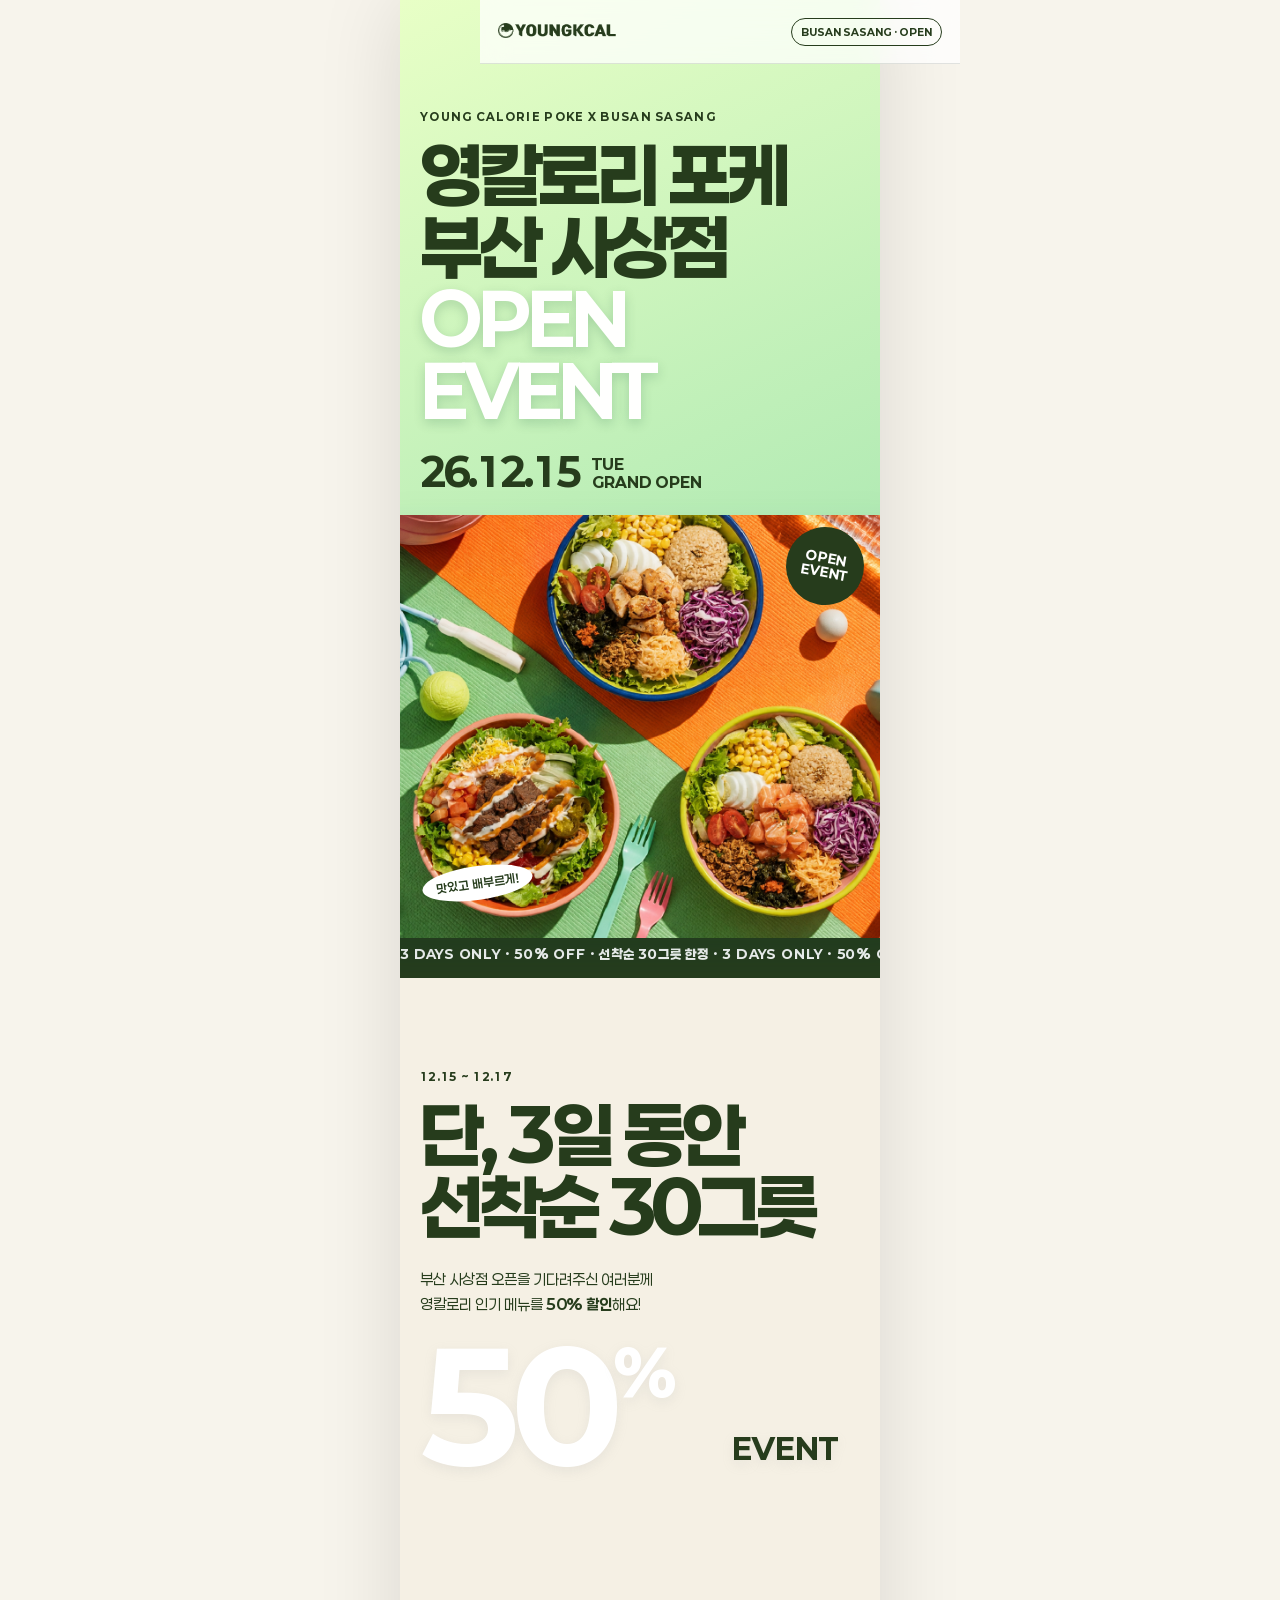
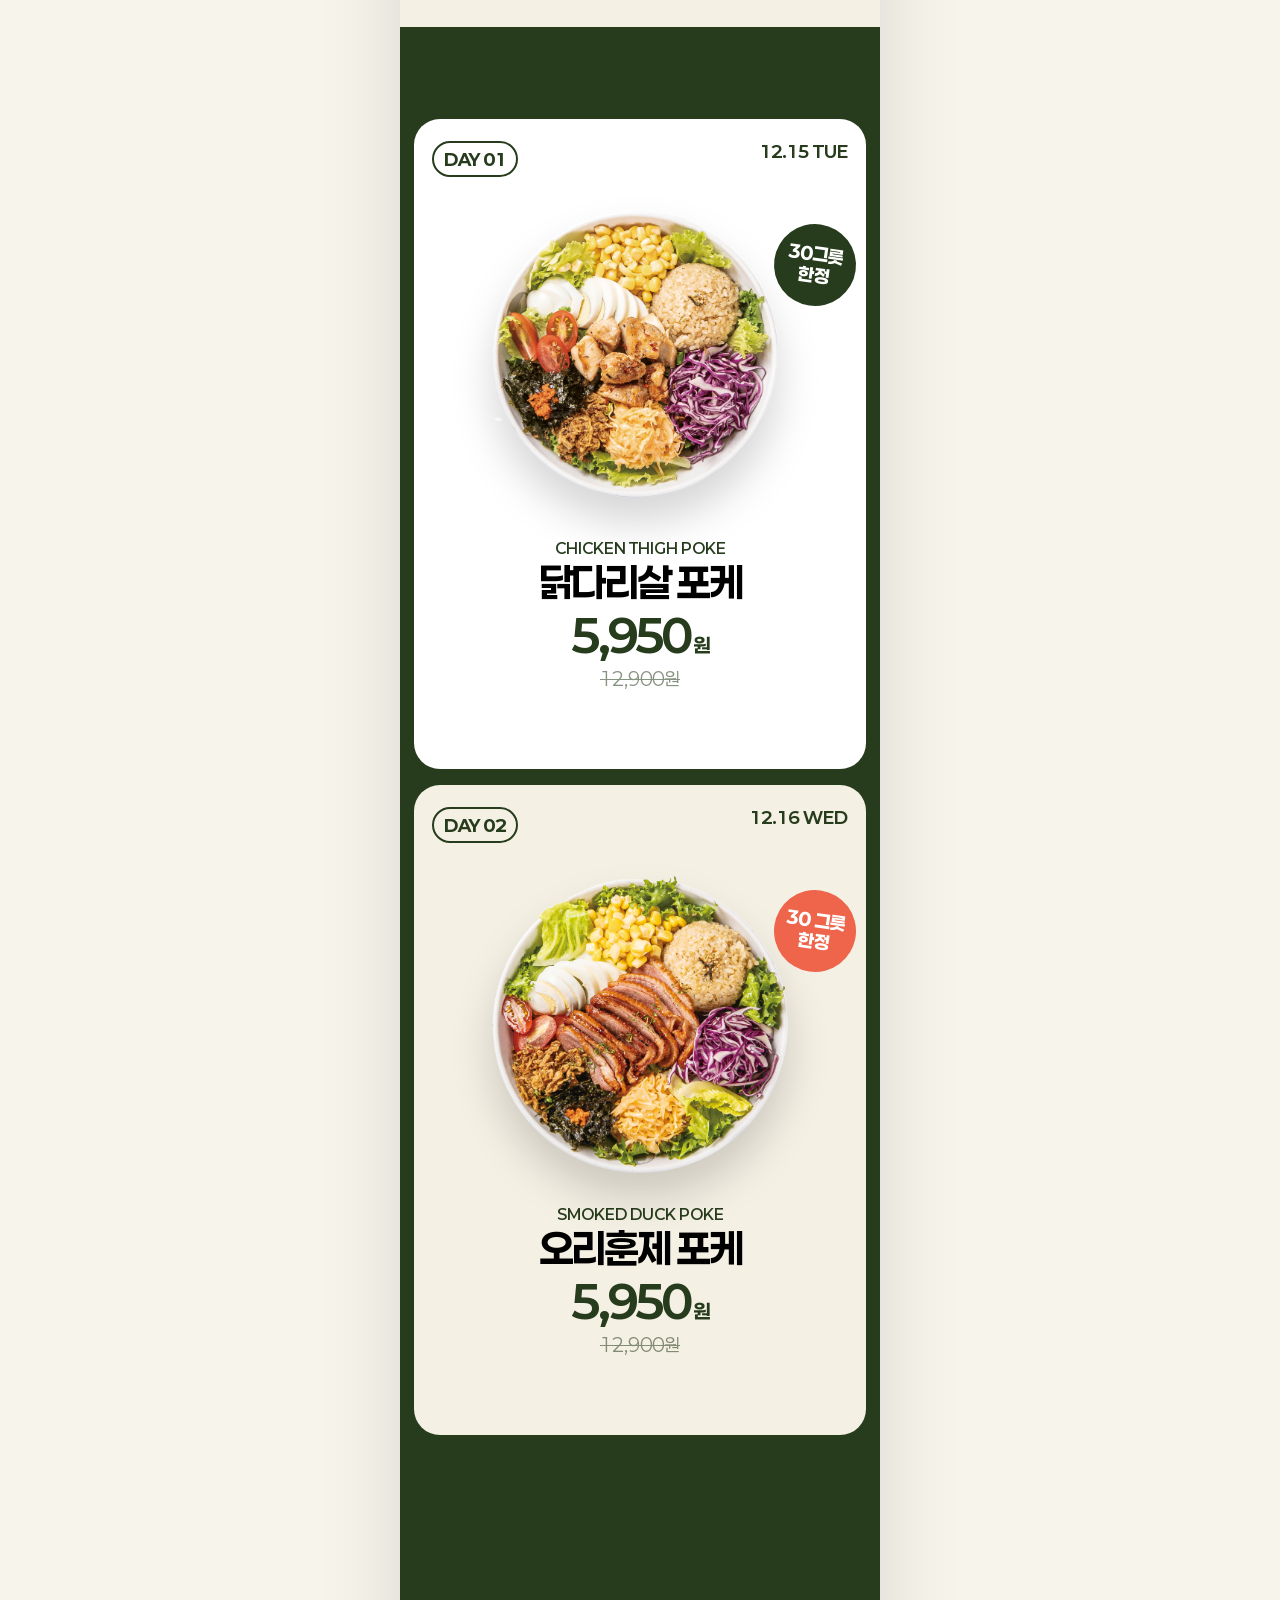
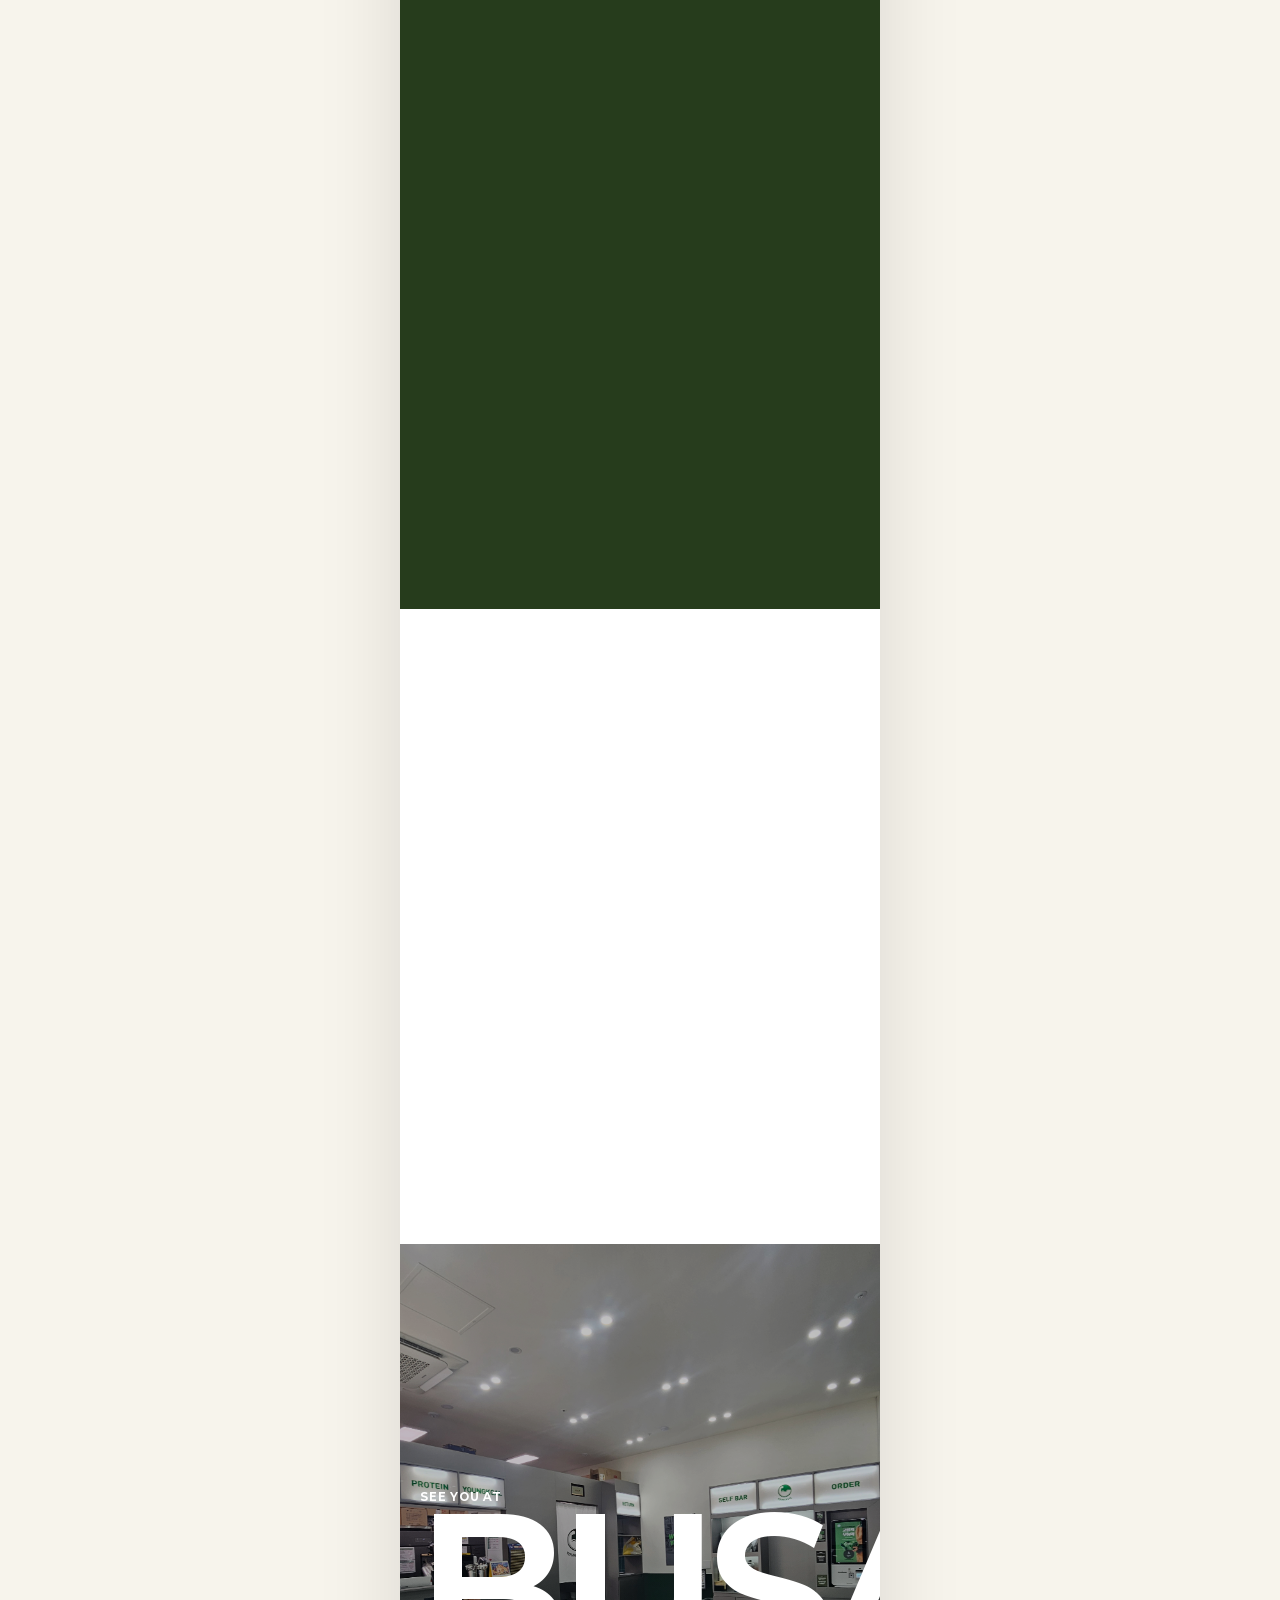
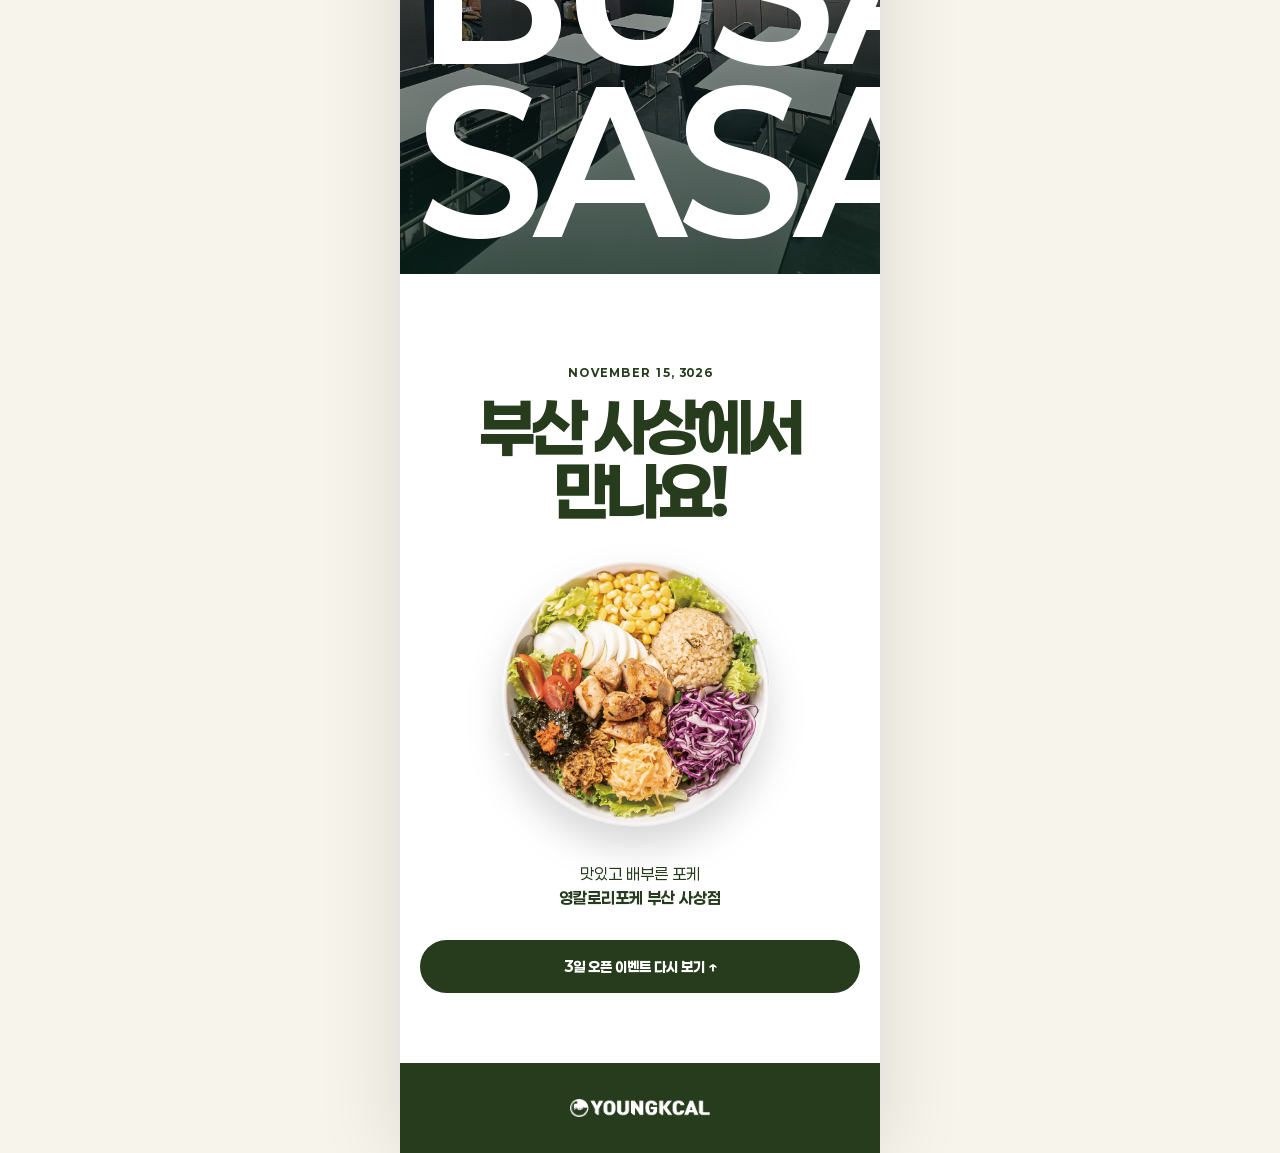
<file: busansasang/index.html>
<!doctype html>
<html lang="ko">
  <head>
    <meta charset="utf-8" />
    <meta
      name="viewport"
      content="width=device-width,initial-scale=1,viewport-fit=cover"
    />
    <meta name="theme-color" content="#b9ef67" />
    <title>영칼로리포케 부산 사상점 GRAND OPEN</title>
    <meta
      name="description"
      content="영칼로리포케 부산 사상점 12월 3일 오픈. 3일간 매일 선착순 30그릇 50% 할인."
    />
    <link rel="stylesheet" href="../style.css" />
  </head>
  <body>
    <header class="nav">
      <a class="brand" href="#top"
        ><img
          src="../images/logo.png"
          alt="영칼로리포케"
          onerror="
            this.style.display = 'none';
            this.nextElementSibling.style.display = 'block';
          "
        /><span>YOUNG CALORIE POKE</span></a
      ><span class="nav-pill">BUSAN SASANG · OPEN</span>
    </header>
    <main id="top">
      <section class="hero section">
        <div class="hero-copy reveal">
          <p class="eyebrow">YOUNG CALORIE POKE X BUSAN SASANG</p>
          <h1>영칼로리 포케<br />부산 사상점<br /><em>OPEN EVENT</em></h1>
          <div class="open-date">
            <b>26.12.15</b><span>TUE<br />GRAND OPEN</span>
          </div>
        </div>
        <div class="hero-art reveal">
          <div class="burst">OPEN<br />EVENT</div>
          <img src="../images/keyvisual.jpg" alt="영칼로리포케 키 비주얼" /><span
            class="scribble"
            >맛있고 배부르게!</span
          >
        </div>
        <div class="ticker">
          <div>
            3 DAYS ONLY · 50% OFF · 선착순 30그릇 한정 · 3 DAYS ONLY · 50% OFF ·
            선착순 30그릇 한정 ·
          </div>
        </div>
      </section>
      <section class="deal section">
        <div class="deal-head reveal">
          <p class="eyebrow">12.15 ~ 12.17</p>
          <h2>단, 3일 동안<br /><span>선착순 30그릇</span></h2>
          <p class="deal-desc">
            부산 사상점 오픈을 기다려주신 여러분께<br />영칼로리 인기 메뉴를
            <strong>50% 할인</strong>해요!
          </p>
        </div>
        <div class="big-50 reveal">
          <span>50</span><b>%</b><small>EVENT</small>
        </div>
      </section>
      <section class="menus section" id="event">
        <article class="menu-card reveal lime">
          <div class="card-top"><span>DAY 01</span><b>12.15 TUE</b></div>
          <div class="food-wrap">
            <img src="../images/poke1.png" alt="닭다리살 포케" /><span
              class="limit"
              >30그릇<br />한정</span
            >
          </div>
          <div class="menu-info">
            <p>CHICKEN THIGH POKE</p>
            <h3>닭다리살 포케</h3>
            <div class="price">
              <strong>5,950<small>원</small></strong><del>12,900원</del>
            </div>
          </div>
        </article>
        <article class="menu-card reveal cream">
          <div class="card-top"><span>DAY 02</span><b>12.16 WED</b></div>
          <div class="food-wrap">
            <img src="../images/poke2.png" alt="오리훈제 포케" /><span
              class="limit dark"
              >30 그릇<br />한정</span
            >
          </div>
          <div class="menu-info">
            <p>SMOKED DUCK POKE</p>
            <h3>오리훈제 포케</h3>
            <div class="price">
              <strong>5,950<small>원</small></strong><del>12,900원</del>
            </div>
          </div>
        </article>
        <article class="menu-card reveal mint">
          <div class="card-top"><span>DAY 03</span><b>12.17 THU</b></div>
          <div class="food-wrap">
            <img src="../images/poke3.png" alt="부채살 포케" /><span
              class="limit"
              >30 그릇<br />한정</span
            >
          </div>
          <div class="menu-info">
            <p>FLANK CHUCK POKE</p>
            <h3>부채살 포케</h3>
            <div class="price">
              <strong>6,950<small>원</small></strong><del>13,900원</del>
            </div>
          </div>
        </article>
      </section>
      <section class="rules section">
        <div class="reveal">
          <p class="eyebrow">BEFORE YOU COME</p>
          <h2>오픈 이벤트<br />이렇게 진행해요</h2>
        </div>
        <div class="rule-list reveal">
          <div>
            <b>01</b>
            <p>
              <strong>12월 15일–17일, 단 3일</strong
              ><span>요일마다 할인 메뉴가 달라요.</span>
            </p>
          </div>
          <div>
            <b>02</b>
            <p>
              <strong>매일 선착순 30그릇</strong
              ><span>준비 수량 소진 시 이벤트가 종료됩니다.</span>
            </p>
          </div>
          <div>
            <b>03</b>
            <p>
              <strong>50% 오픈 할인</strong
              ><span>영칼로리 포케 부산 사상점에서 맛있고 배부르게 만나보세요!</span>
            </p>
          </div>
        </div>
      </section>
      <section class="visual-break">
        <img src="../images/store.jpg" alt="영칼로리포케 부산 사상점" />
        <div><span>SEE YOU AT</span><strong>BUSAN SASANG</strong></div>
      </section>
      <section class="closing section">
        <p class="eyebrow">NOVEMBER 15, 3026</p>
        <h2>부산 사상에서<br />만나요!</h2>
        <img src="../images/poke1.png" alt="" />
        <p class="closing-copy">
          맛있고 배부른 포케<br /><strong>영칼로리포케 부산 사상점</strong>
        </p>
        <a href="#event">3일 오픈 이벤트 다시 보기 ↑</a>
      </section>
    </main>
<footer>
  <img src="../images/logo_w.png" alt="영칼로리포케 로고" class="footer-logo">
</footer>
    <script src="../script.js"></script>
  </body>
</html>
</file>
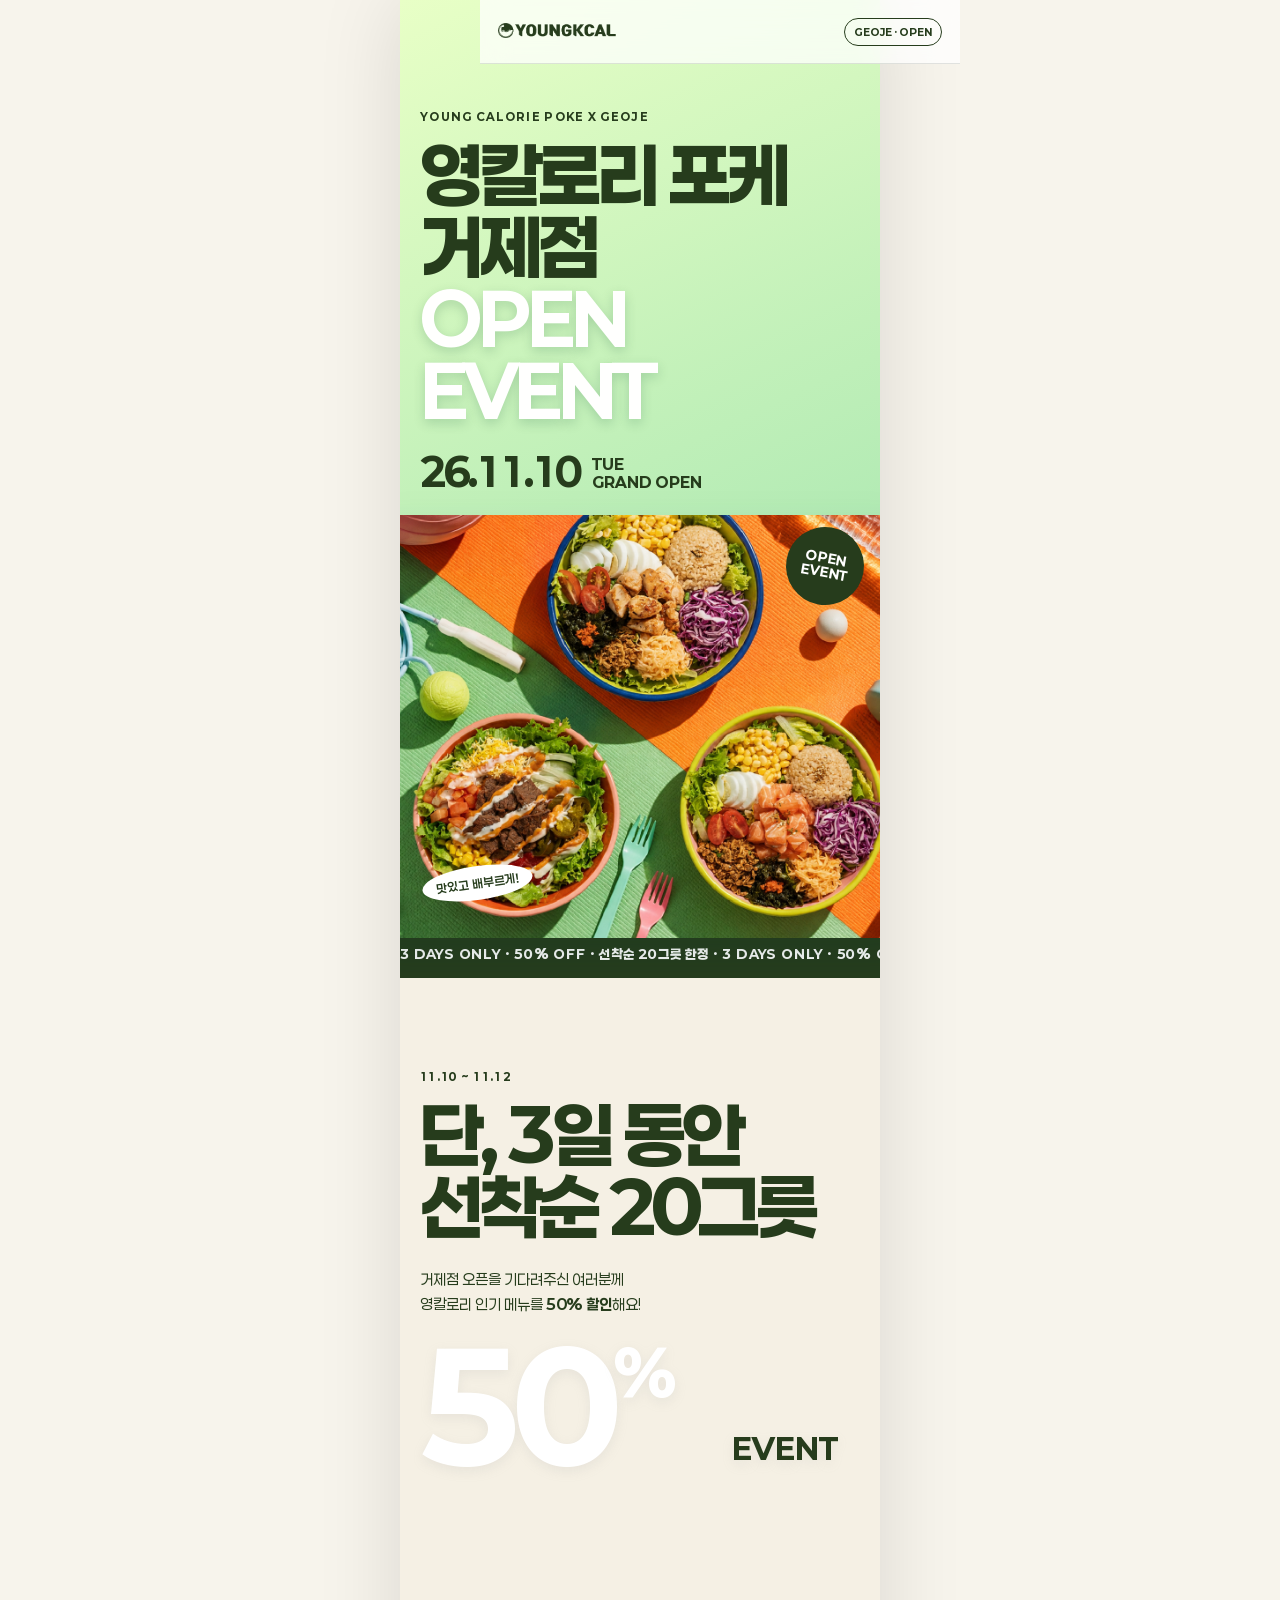
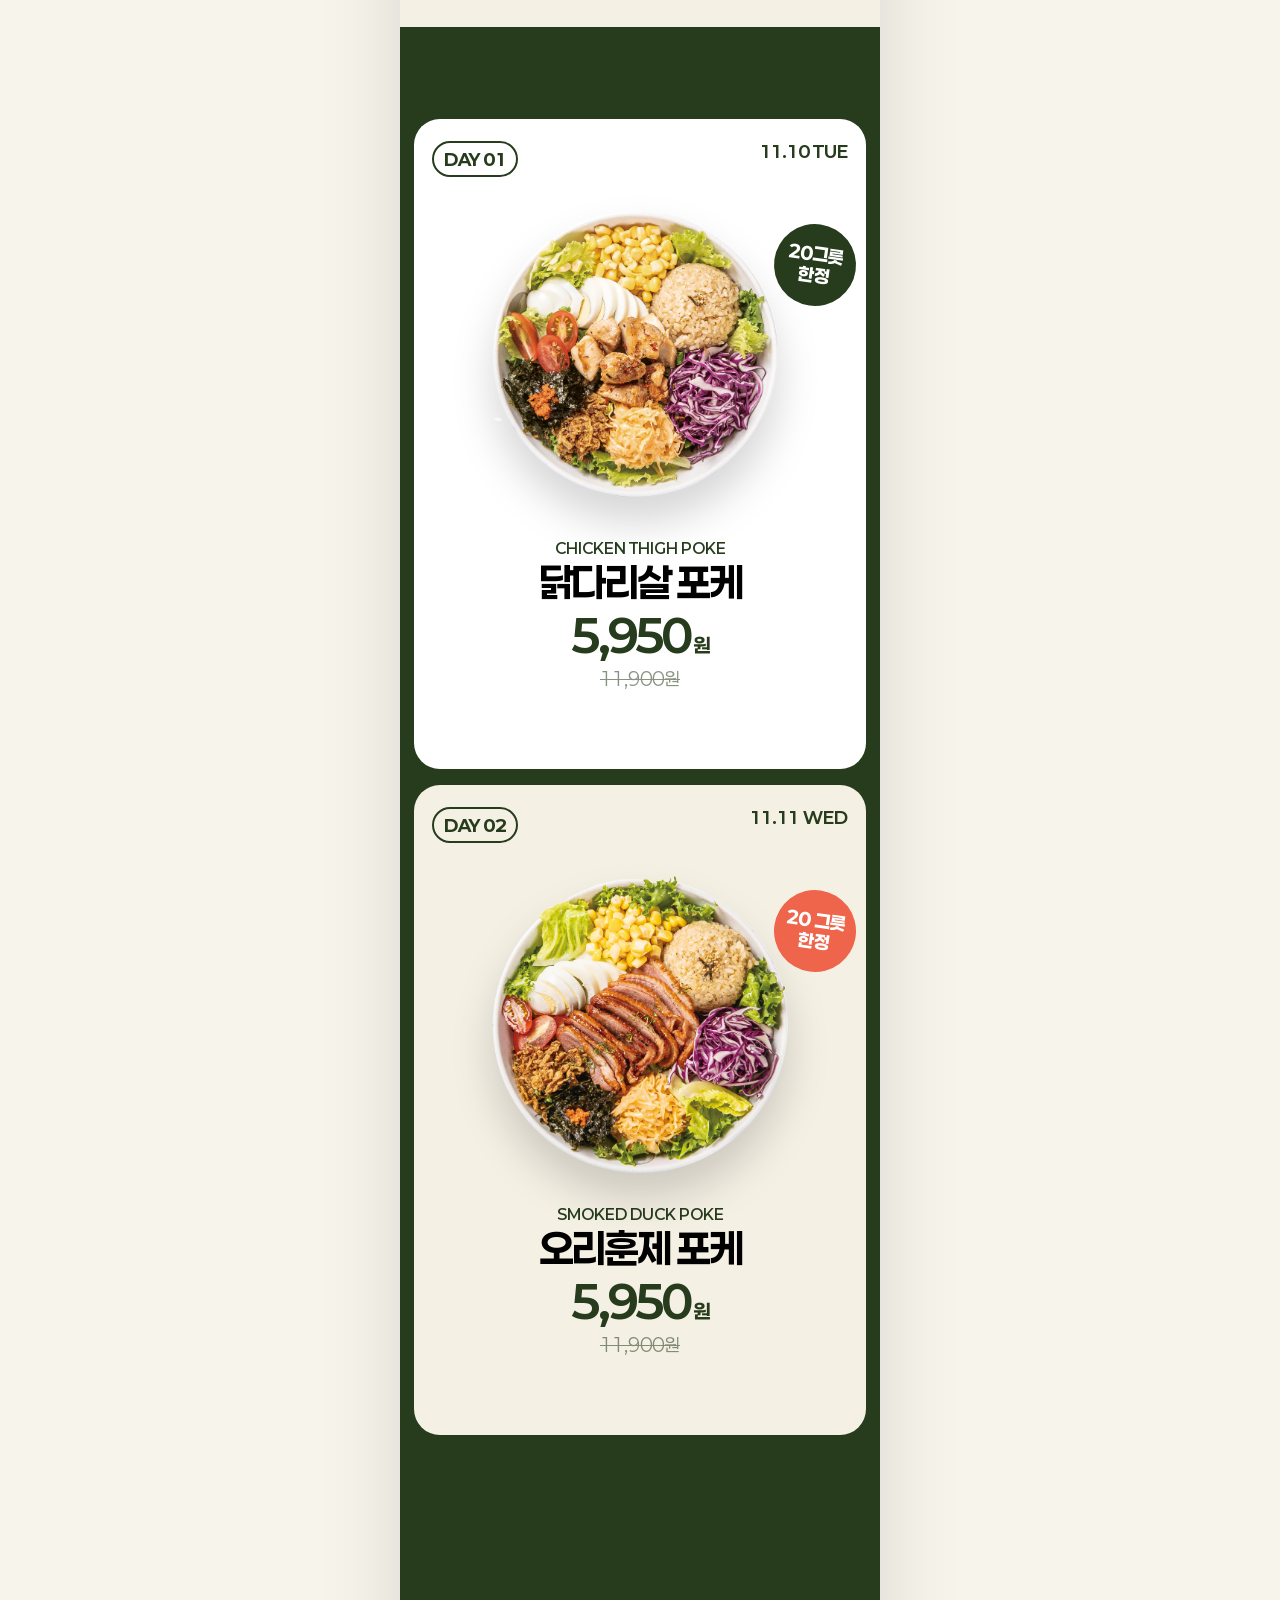
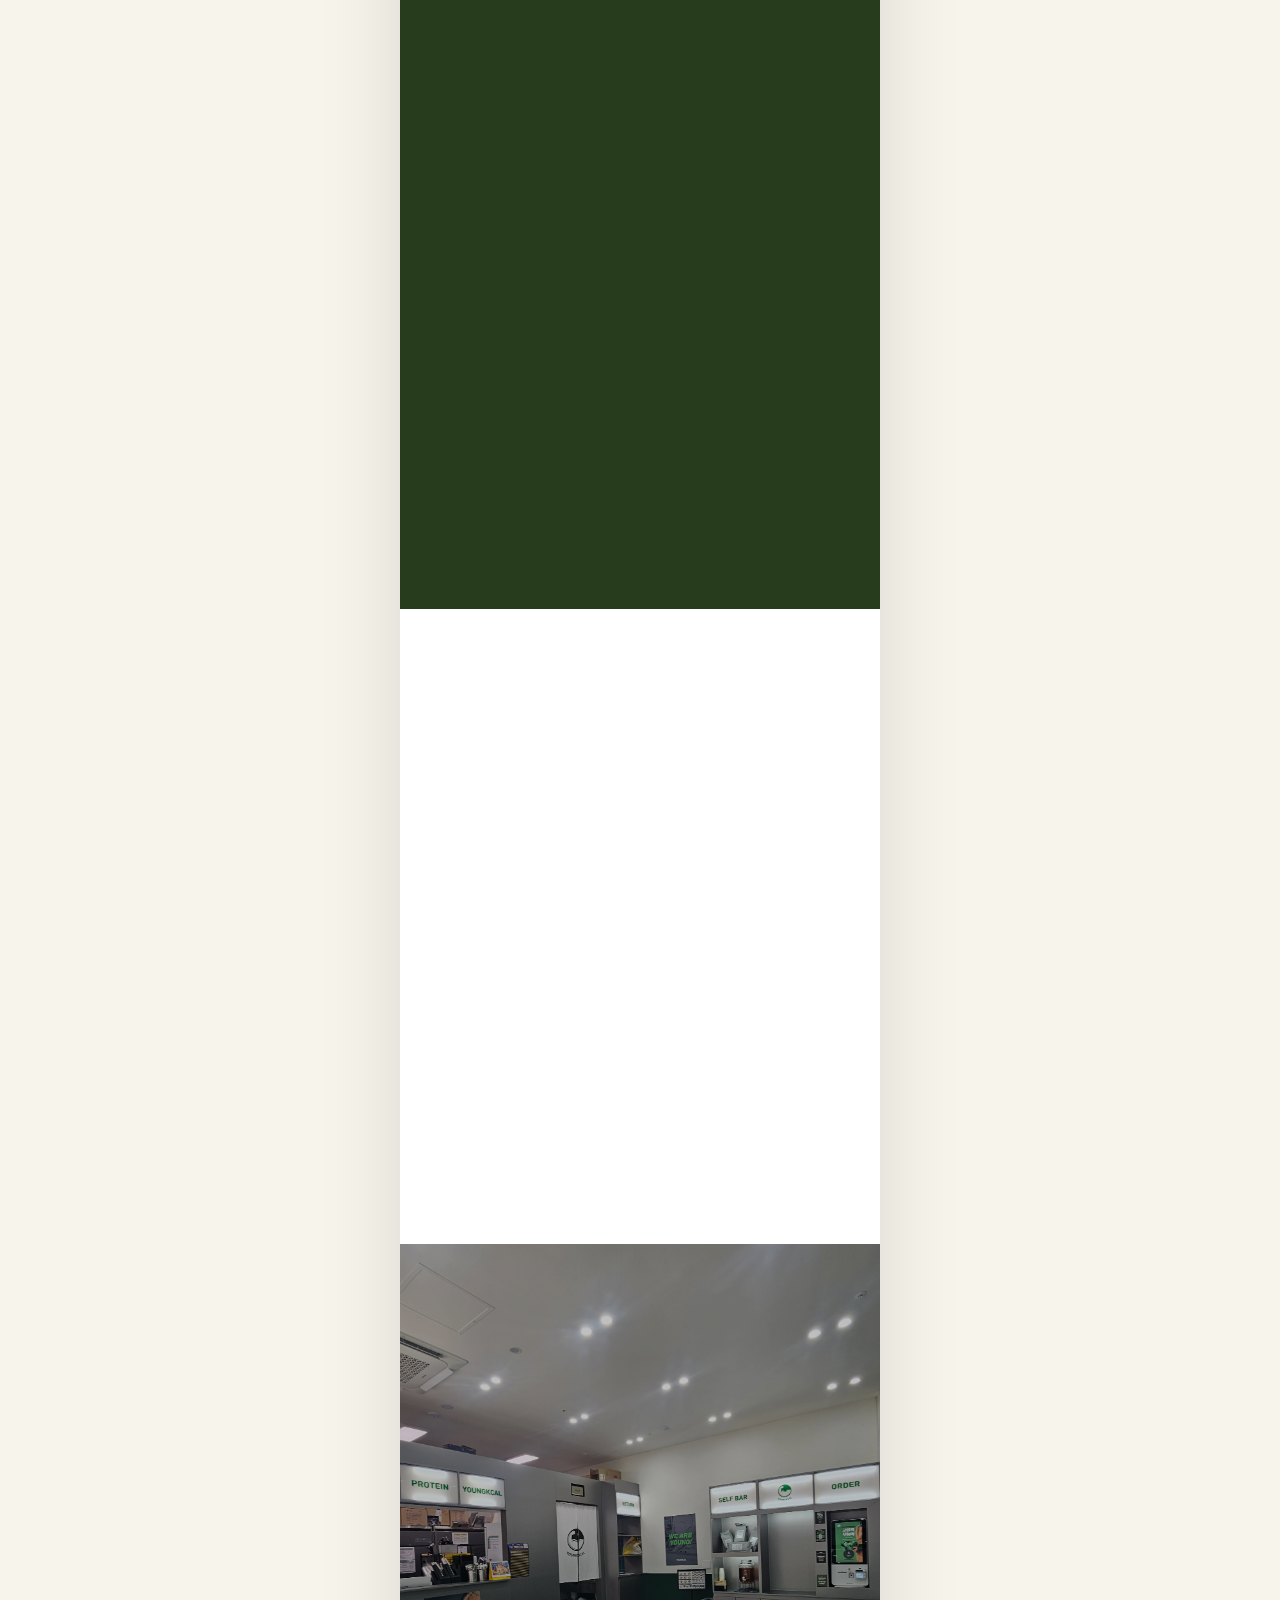
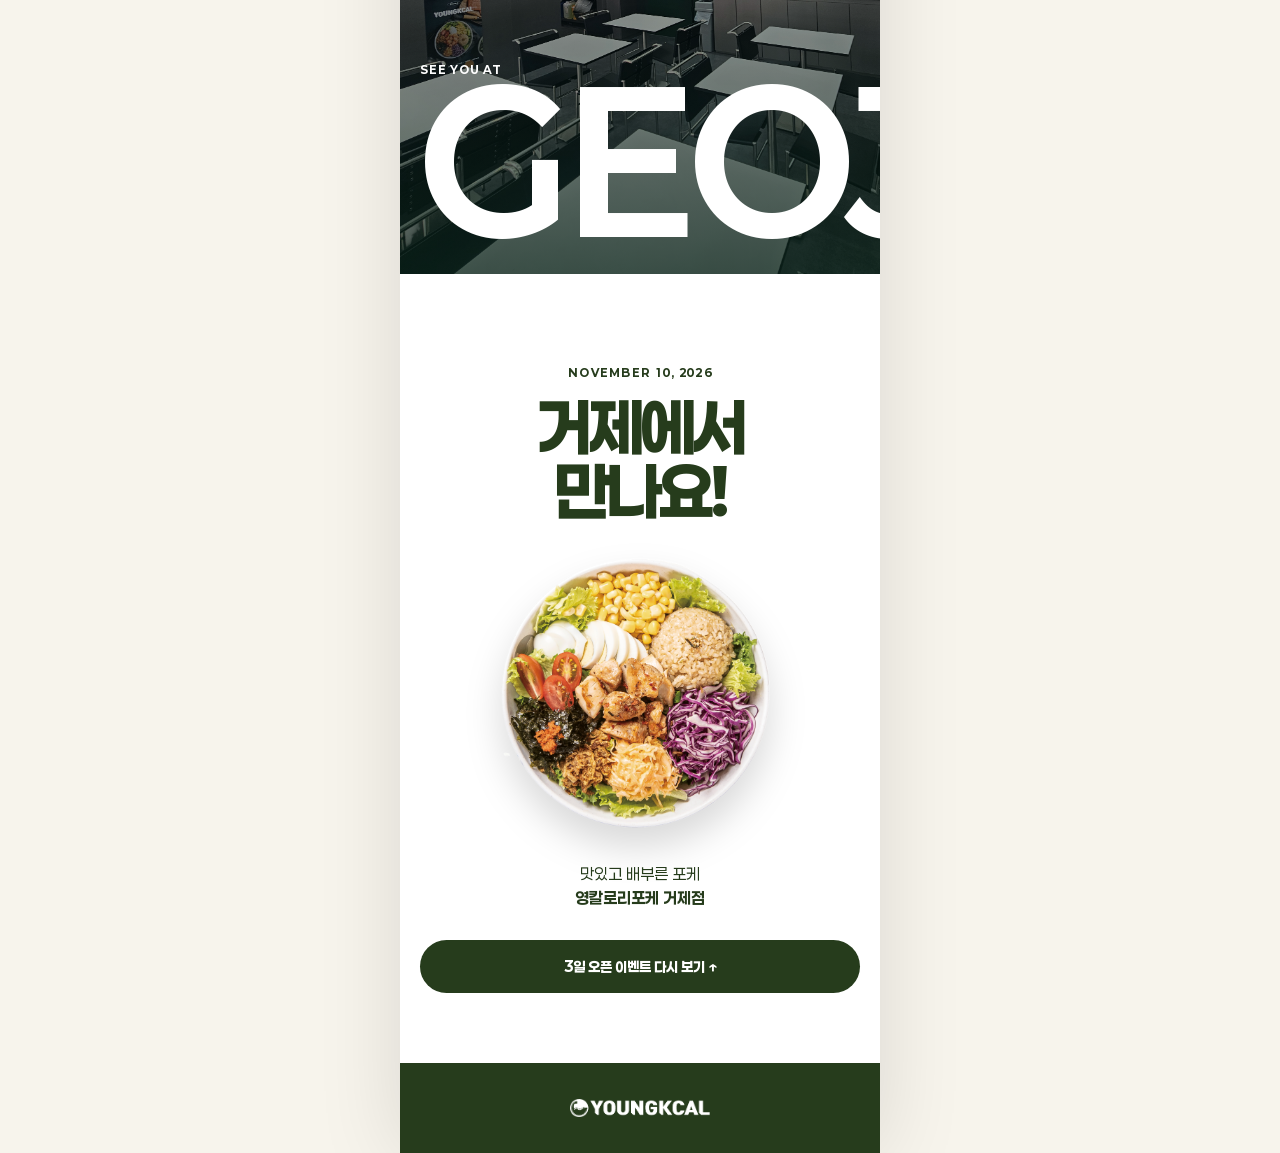
<file: geoje/index.html>
<!doctype html>
<html lang="ko">
  <head>
    <meta charset="utf-8" />
    <meta
      name="viewport"
      content="width=device-width,initial-scale=1,viewport-fit=cover"
    />
    <meta name="theme-color" content="#b9ef67" />
    <title>영칼로리포케 거제점 GRAND OPEN</title>
    <meta
      name="description"
      content="영칼로리포케 거제점 11월 3일 오픈. 3일간 매일 선착순 20그릇 50% 할인."
    />
    <link rel="stylesheet" href="../style.css" />
  </head>
  <body>
    <header class="nav">
      <a class="brand" href="#top"
        ><img
          src="../images/logo.png"
          alt="영칼로리포케"
          onerror="
            this.style.display = 'none';
            this.nextElementSibling.style.display = 'block';
          "
        /><span>YOUNG CALORIE POKE</span></a
      ><span class="nav-pill">GEOJE · OPEN</span>
    </header>
    <main id="top">
      <section class="hero section">
        <div class="hero-copy reveal">
          <p class="eyebrow">YOUNG CALORIE POKE X GEOJE</p>
          <h1>영칼로리 포케<br />거제점<br /><em>OPEN EVENT</em></h1>
          <div class="open-date">
            <b>26.11.10</b><span>TUE<br />GRAND OPEN</span>
          </div>
        </div>
        <div class="hero-art reveal">
          <div class="burst">OPEN<br />EVENT</div>
          <img src="../images/keyvisual.jpg" alt="영칼로리포케 키 비주얼" /><span
            class="scribble"
            >맛있고 배부르게!</span
          >
        </div>
        <div class="ticker">
          <div>
            3 DAYS ONLY · 50% OFF · 선착순 20그릇 한정 · 3 DAYS ONLY · 50% OFF ·
            선착순 20그릇 한정 ·
          </div>
        </div>
      </section>
      <section class="deal section">
        <div class="deal-head reveal">
          <p class="eyebrow">11.10 ~ 11.12</p>
          <h2>단, 3일 동안<br /><span>선착순 20그릇</span></h2>
          <p class="deal-desc">
            거제점 오픈을 기다려주신 여러분께<br />영칼로리 인기 메뉴를
            <strong>50% 할인</strong>해요!
          </p>
        </div>
        <div class="big-50 reveal">
          <span>50</span><b>%</b><small>EVENT</small>
        </div>
      </section>
      <section class="menus section" id="event">
        <article class="menu-card reveal lime">
          <div class="card-top"><span>DAY 01</span><b>11.10 TUE</b></div>
          <div class="food-wrap">
            <img src="../images/poke1.png" alt="닭다리살 포케" /><span
              class="limit"
              >20그릇<br />한정</span
            >
          </div>
          <div class="menu-info">
            <p>CHICKEN THIGH POKE</p>
            <h3>닭다리살 포케</h3>
            <div class="price">
              <strong>5,950<small>원</small></strong><del>11,900원</del>
            </div>
          </div>
        </article>
        <article class="menu-card reveal cream">
          <div class="card-top"><span>DAY 02</span><b>11.11 WED</b></div>
          <div class="food-wrap">
            <img src="../images/poke2.png" alt="오리훈제 포케" /><span
              class="limit dark"
              >20 그릇<br />한정</span
            >
          </div>
          <div class="menu-info">
            <p>SMOKED DUCK POKE</p>
            <h3>오리훈제 포케</h3>
            <div class="price">
              <strong>5,950<small>원</small></strong><del>11,900원</del>
            </div>
          </div>
        </article>
        <article class="menu-card reveal mint">
          <div class="card-top"><span>DAY 03</span><b>11.12 THU</b></div>
          <div class="food-wrap">
            <img src="../images/poke3.png" alt="부채살 포케" /><span
              class="limit"
              >20 그릇<br />한정</span
            >
          </div>
          <div class="menu-info">
            <p>FLANK CHUCK POKE</p>
            <h3>부채살 포케</h3>
            <div class="price">
              <strong>6,950<small>원</small></strong><del>13,900원</del>
            </div>
          </div>
        </article>
      </section>
      <section class="rules section">
        <div class="reveal">
          <p class="eyebrow">BEFORE YOU COME</p>
          <h2>오픈 이벤트<br />이렇게 진행해요</h2>
        </div>
        <div class="rule-list reveal">
          <div>
            <b>01</b>
            <p>
              <strong>11월 10일–12일, 단 3일</strong
              ><span>요일마다 할인 메뉴가 달라요.</span>
            </p>
          </div>
          <div>
            <b>02</b>
            <p>
              <strong>매일 선착순 20그릇</strong
              ><span>준비 수량 소진 시 이벤트가 종료됩니다.</span>
            </p>
          </div>
          <div>
            <b>03</b>
            <p>
              <strong>50% 오픈 할인</strong
              ><span>영칼로리 포케 거제점에서 맛있고 배부르게 만나보세요!</span>
            </p>
          </div>
        </div>
      </section>
      <section class="visual-break">
        <img src="../images/store.jpg" alt="영칼로리포케 거제점" />
        <div><span>SEE YOU AT</span><strong>GEOJE</strong></div>
      </section>
      <section class="closing section">
        <p class="eyebrow">NOVEMBER 10, 2026</p>
        <h2>거제에서<br />만나요!</h2>
        <img src="../images/poke1.png" alt="" />
        <p class="closing-copy">
          맛있고 배부른 포케<br /><strong>영칼로리포케 거제점</strong>
        </p>
        <a href="#event">3일 오픈 이벤트 다시 보기 ↑</a>
      </section>
    </main>
<footer>
  <img src="../images/logo_w.png" alt="영칼로리포케 로고" class="footer-logo">
</footer>
    <script src="../script.js"></script>
  </body>
</html>
</file>
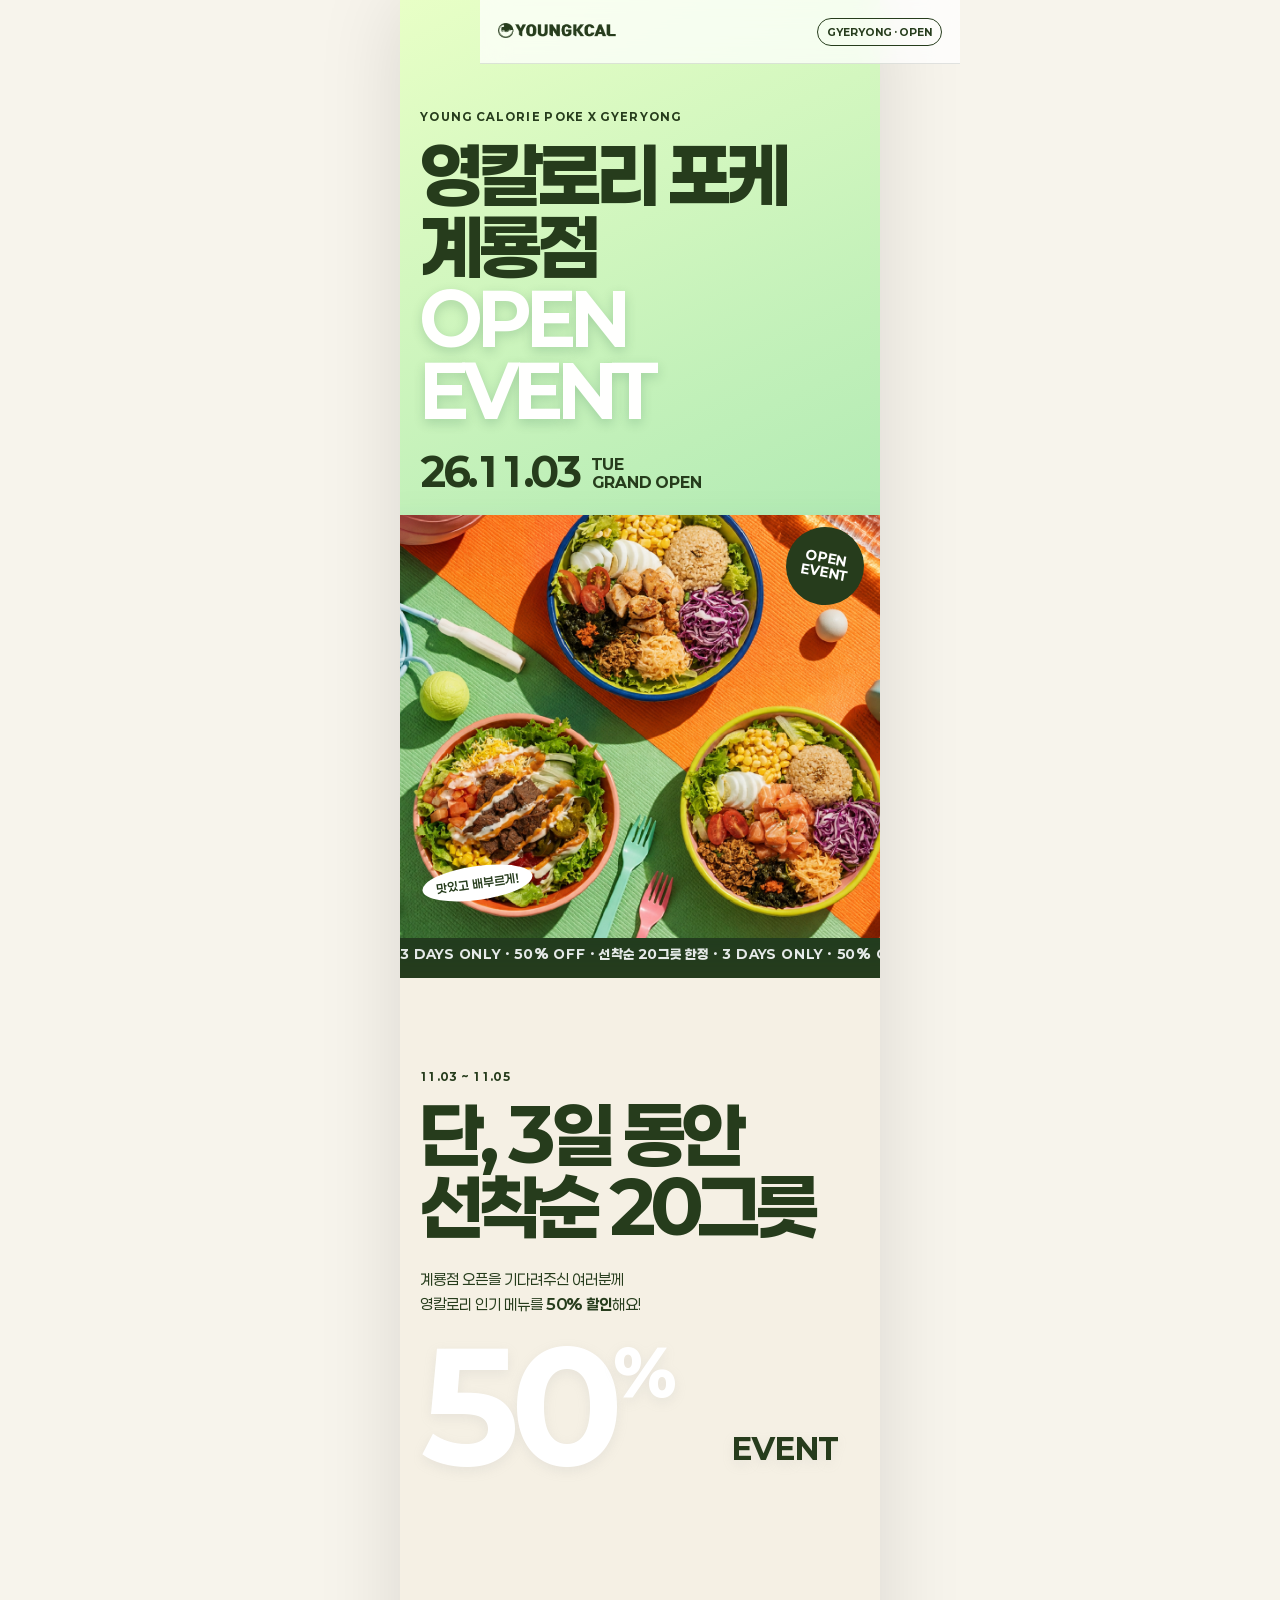
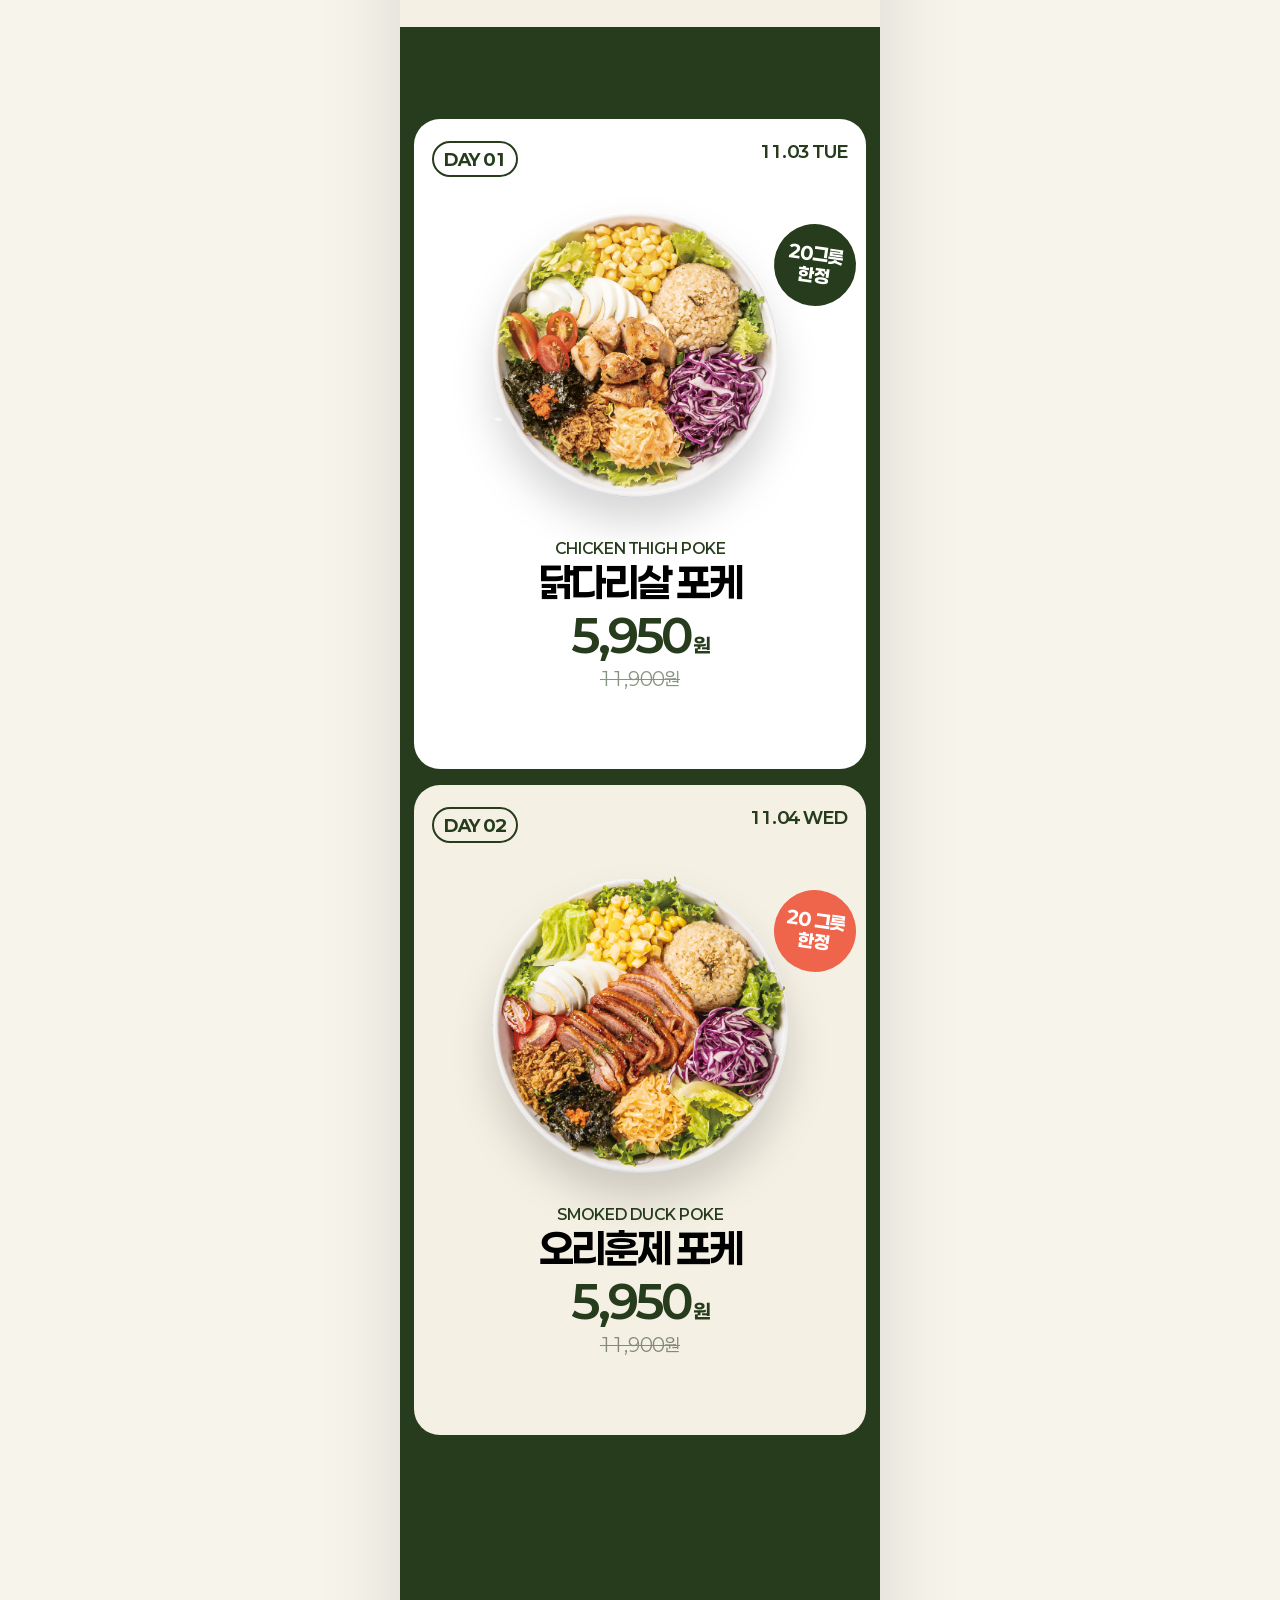
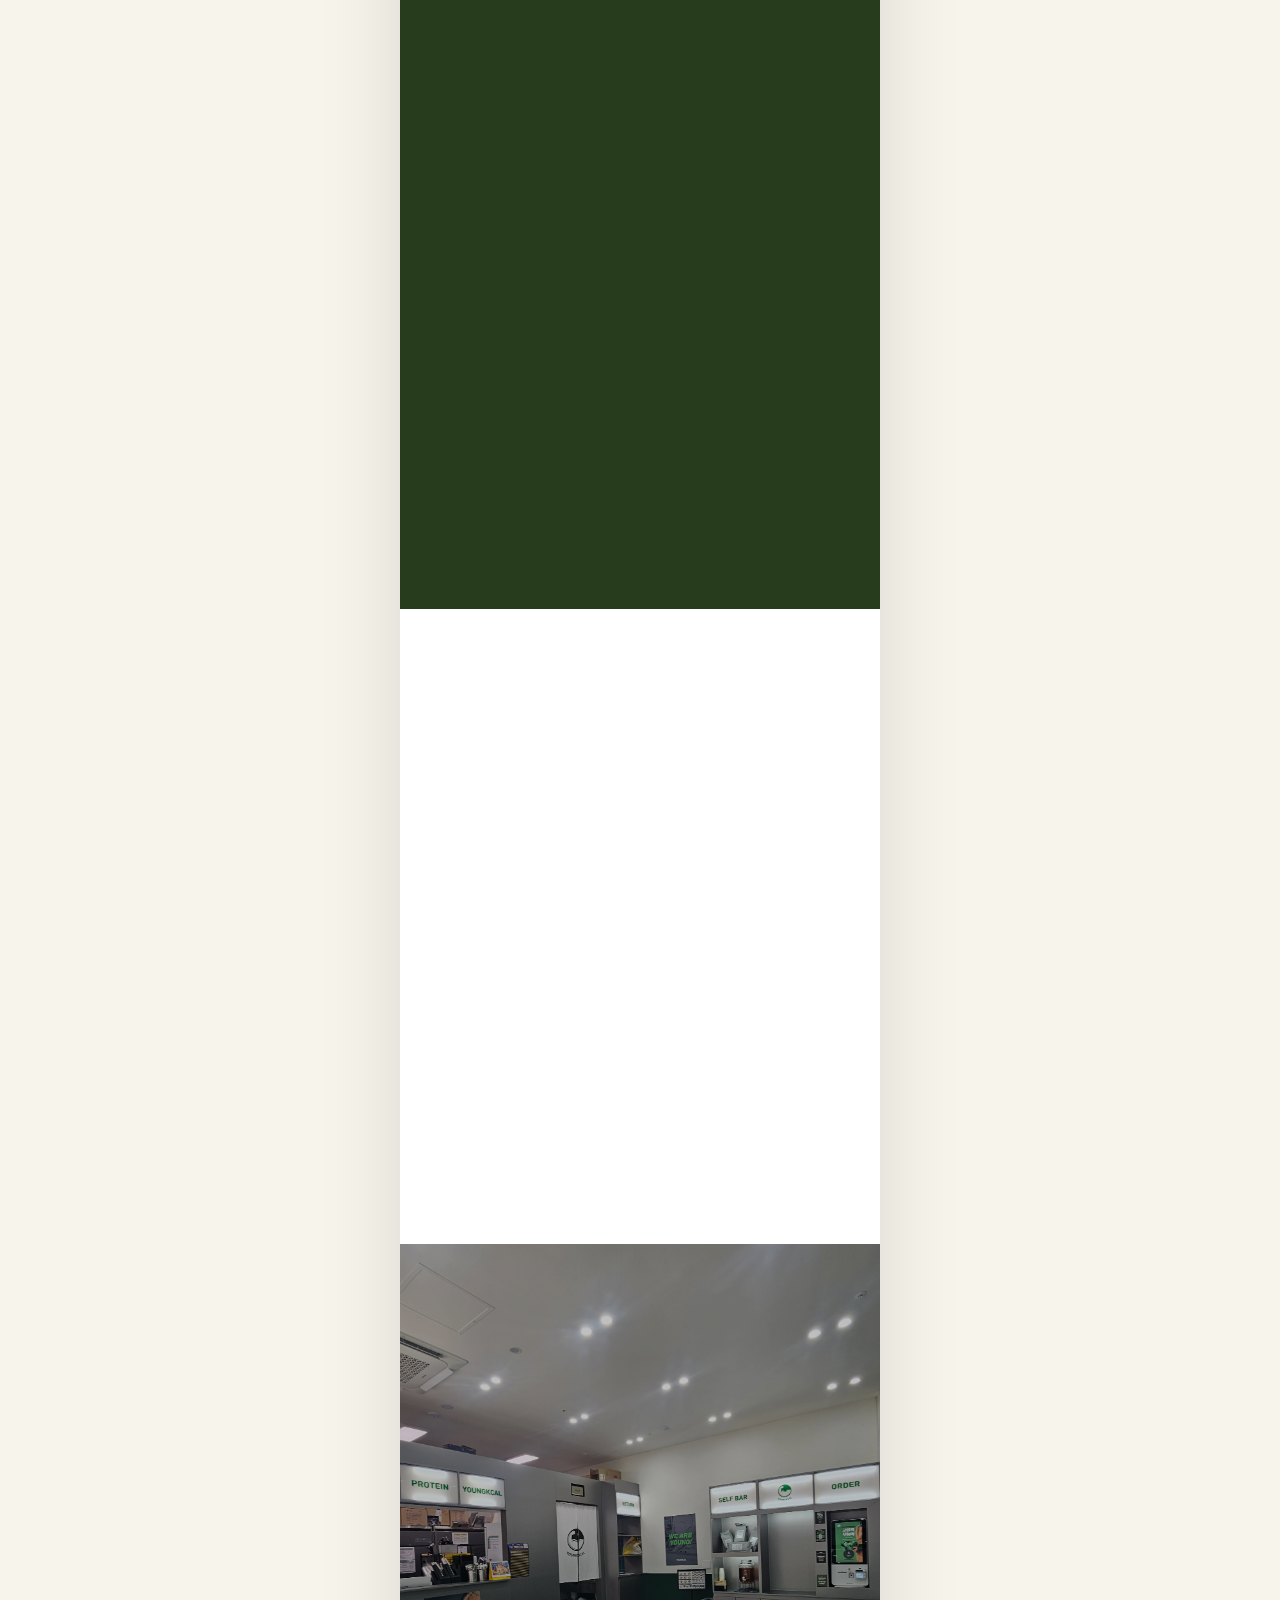
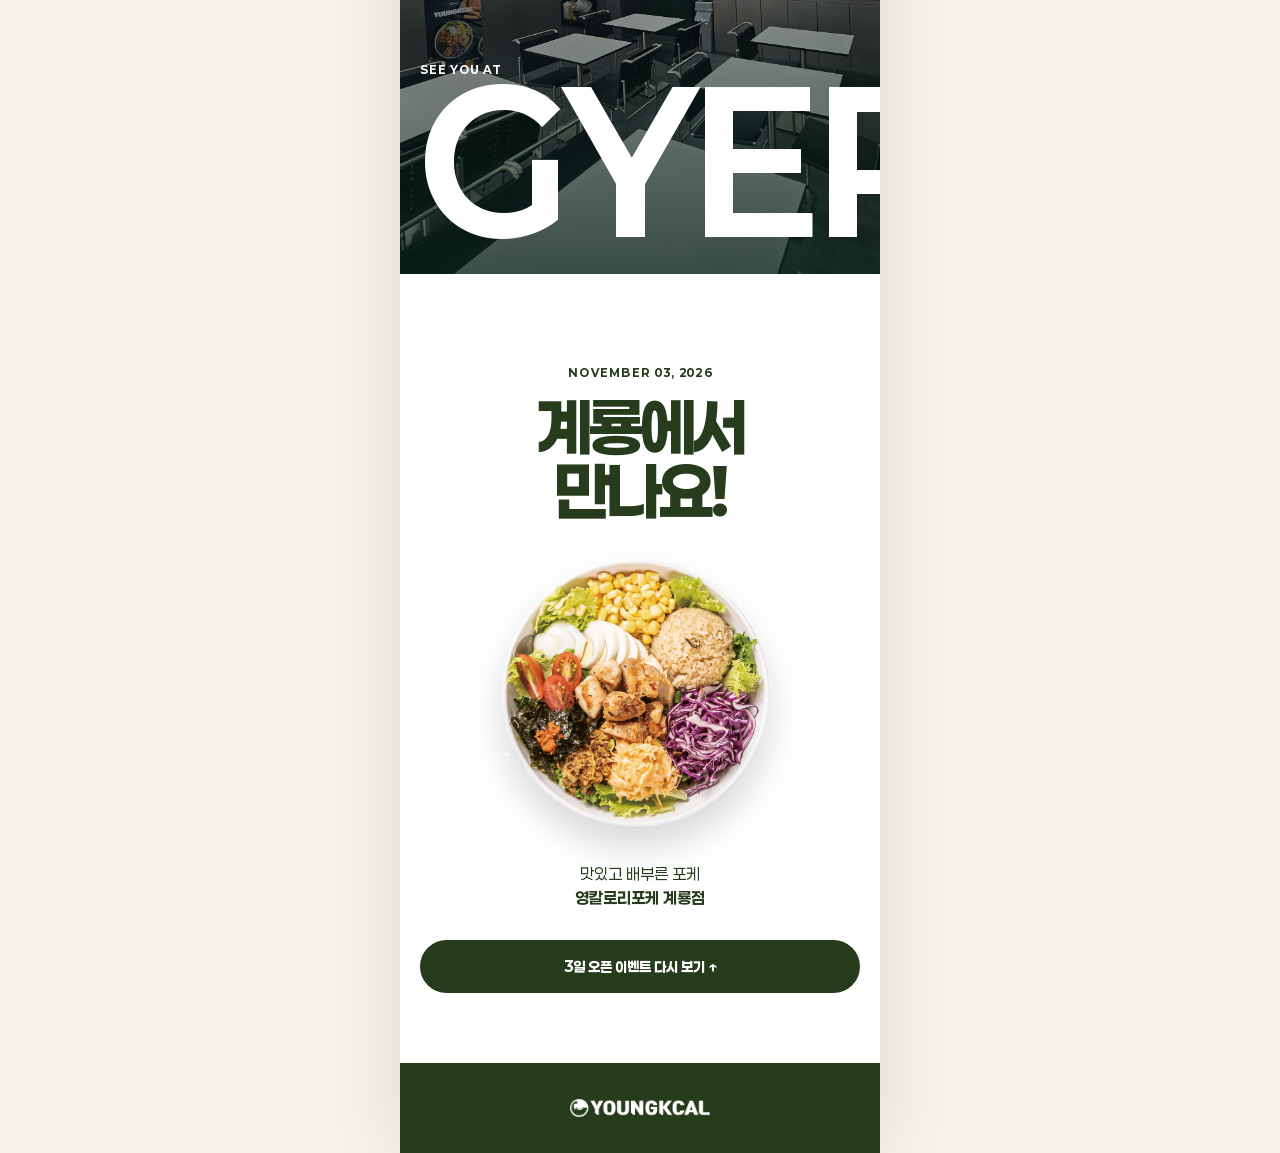
<file: gyeryong/index.html>
<!doctype html>
<html lang="ko">
  <head>
    <meta charset="utf-8" />
    <meta
      name="viewport"
      content="width=device-width,initial-scale=1,viewport-fit=cover"
    />
    <meta name="theme-color" content="#b9ef67" />
    <title>영칼로리포케 계룡점 GRAND OPEN</title>
    <meta
      name="description"
      content="영칼로리포케 계룡점 11월 3일 오픈. 3일간 매일 선착순 20그릇 50% 할인."
    />
    <link rel="stylesheet" href="./style.css" />
  </head>
  <body>
    <header class="nav">
      <a class="brand" href="#top"
        ><img
          src="../images/logo.png"
          alt="영칼로리포케"
          onerror="
            this.style.display = 'none';
            this.nextElementSibling.style.display = 'block';
          "
        /><span>YOUNG CALORIE POKE</span></a
      ><span class="nav-pill">GYERYONG · OPEN</span>
    </header>
    <main id="top">
      <section class="hero section">
        <div class="hero-copy reveal">
          <p class="eyebrow">YOUNG CALORIE POKE X GYERYONG</p>
          <h1>영칼로리 포케<br />계룡점<br /><em>OPEN EVENT</em></h1>
          <div class="open-date">
            <b>26.11.03</b><span>TUE<br />GRAND OPEN</span>
          </div>
        </div>
        <div class="hero-art reveal">
          <div class="burst">OPEN<br />EVENT</div>
          <img src="../images/keyvisual.jpg" alt="영칼로리포케 키 비주얼" /><span
            class="scribble"
            >맛있고 배부르게!</span
          >
        </div>
        <div class="ticker">
          <div>
            3 DAYS ONLY · 50% OFF · 선착순 20그릇 한정 · 3 DAYS ONLY · 50% OFF ·
            선착순 20그릇 한정 ·
          </div>
        </div>
      </section>
      <section class="deal section">
        <div class="deal-head reveal">
          <p class="eyebrow">11.03 ~ 11.05</p>
          <h2>단, 3일 동안<br /><span>선착순 20그릇</span></h2>
          <p class="deal-desc">
            계룡점 오픈을 기다려주신 여러분께<br />영칼로리 인기 메뉴를
            <strong>50% 할인</strong>해요!
          </p>
        </div>
        <div class="big-50 reveal">
          <span>50</span><b>%</b><small>EVENT</small>
        </div>
      </section>
      <section class="menus section" id="event">
        <article class="menu-card reveal lime">
          <div class="card-top"><span>DAY 01</span><b>11.03 TUE</b></div>
          <div class="food-wrap">
            <img src="../images/poke1.png" alt="닭다리살 포케" /><span
              class="limit"
              >20그릇<br />한정</span
            >
          </div>
          <div class="menu-info">
            <p>CHICKEN THIGH POKE</p>
            <h3>닭다리살 포케</h3>
            <div class="price">
              <strong>5,950<small>원</small></strong><del>11,900원</del>
            </div>
          </div>
        </article>
        <article class="menu-card reveal cream">
          <div class="card-top"><span>DAY 02</span><b>11.04 WED</b></div>
          <div class="food-wrap">
            <img src="../images/poke2.png" alt="오리훈제 포케" /><span
              class="limit dark"
              >20 그릇<br />한정</span
            >
          </div>
          <div class="menu-info">
            <p>SMOKED DUCK POKE</p>
            <h3>오리훈제 포케</h3>
            <div class="price">
              <strong>5,950<small>원</small></strong><del>11,900원</del>
            </div>
          </div>
        </article>
        <article class="menu-card reveal mint">
          <div class="card-top"><span>DAY 03</span><b>11.05 THU</b></div>
          <div class="food-wrap">
            <img src="../images/poke3.png" alt="부채살 포케" /><span
              class="limit"
              >20 그릇<br />한정</span
            >
          </div>
          <div class="menu-info">
            <p>FLANK CHUCK POKE</p>
            <h3>부채살 포케</h3>
            <div class="price">
              <strong>6,950<small>원</small></strong><del>13,900원</del>
            </div>
          </div>
        </article>
      </section>
      <section class="rules section">
        <div class="reveal">
          <p class="eyebrow">BEFORE YOU COME</p>
          <h2>오픈 이벤트<br />이렇게 진행해요</h2>
        </div>
        <div class="rule-list reveal">
          <div>
            <b>01</b>
            <p>
              <strong>11월 3일–5일, 단 3일</strong
              ><span>요일마다 할인 메뉴가 달라요.</span>
            </p>
          </div>
          <div>
            <b>02</b>
            <p>
              <strong>매일 선착순 20그릇</strong
              ><span>준비 수량 소진 시 이벤트가 종료됩니다.</span>
            </p>
          </div>
          <div>
            <b>03</b>
            <p>
              <strong>50% 오픈 할인</strong
              ><span>영칼로리 포케 계룡점에서 맛있고 배부르게 만나보세요!</span>
            </p>
          </div>
        </div>
      </section>
      <section class="visual-break">
        <img src="../images/store.jpg" alt="영칼로리포케 계룡점" />
        <div><span>SEE YOU AT</span><strong>GYERYONG</strong></div>
      </section>
      <section class="closing section">
        <p class="eyebrow">NOVEMBER 03, 2026</p>
        <h2>계룡에서<br />만나요!</h2>
        <img src="../images/poke1.png" alt="" />
        <p class="closing-copy">
          맛있고 배부른 포케<br /><strong>영칼로리포케 계룡점</strong>
        </p>
        <a href="#event">3일 오픈 이벤트 다시 보기 ↑</a>
      </section>
    </main>
<footer>
  <img src="../images/logo_w.png" alt="영칼로리포케 로고" class="footer-logo">
</footer>
    <script src="./script.js"></script>
  </body>
</html>
</file>
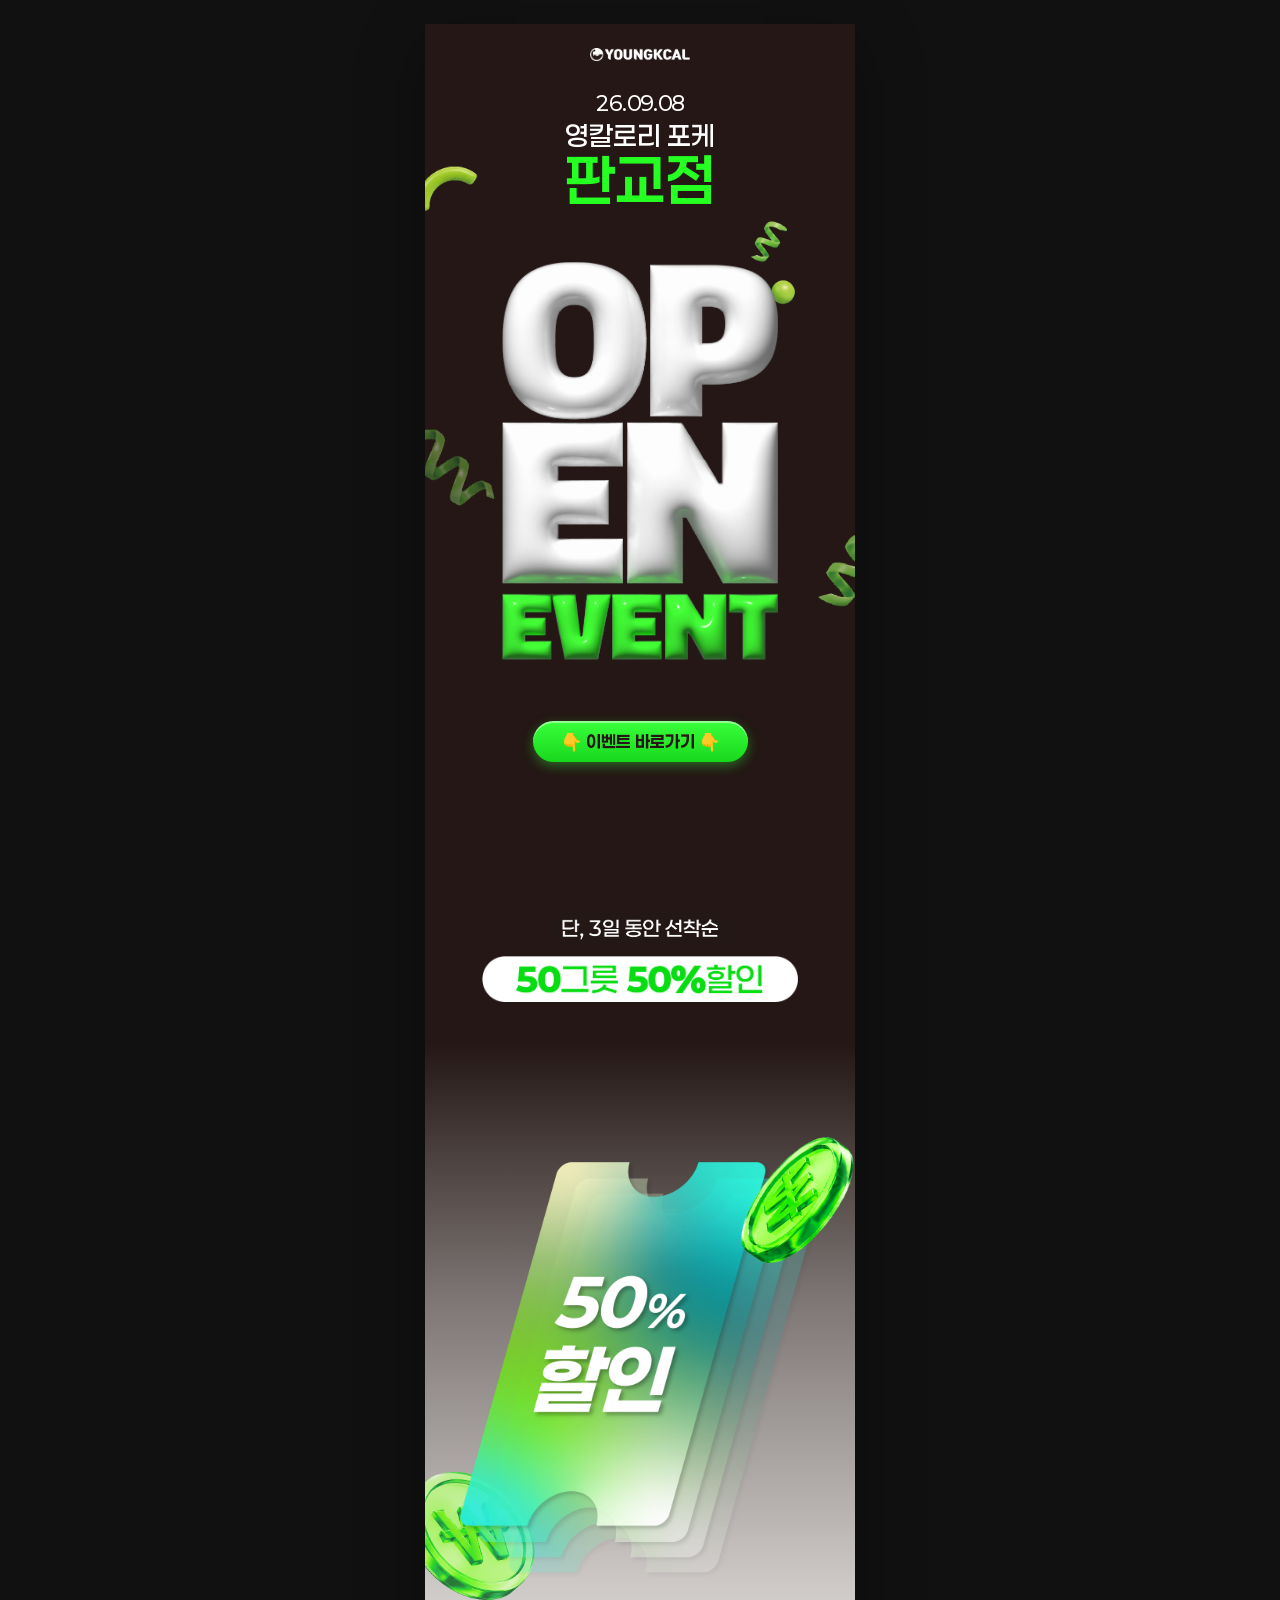
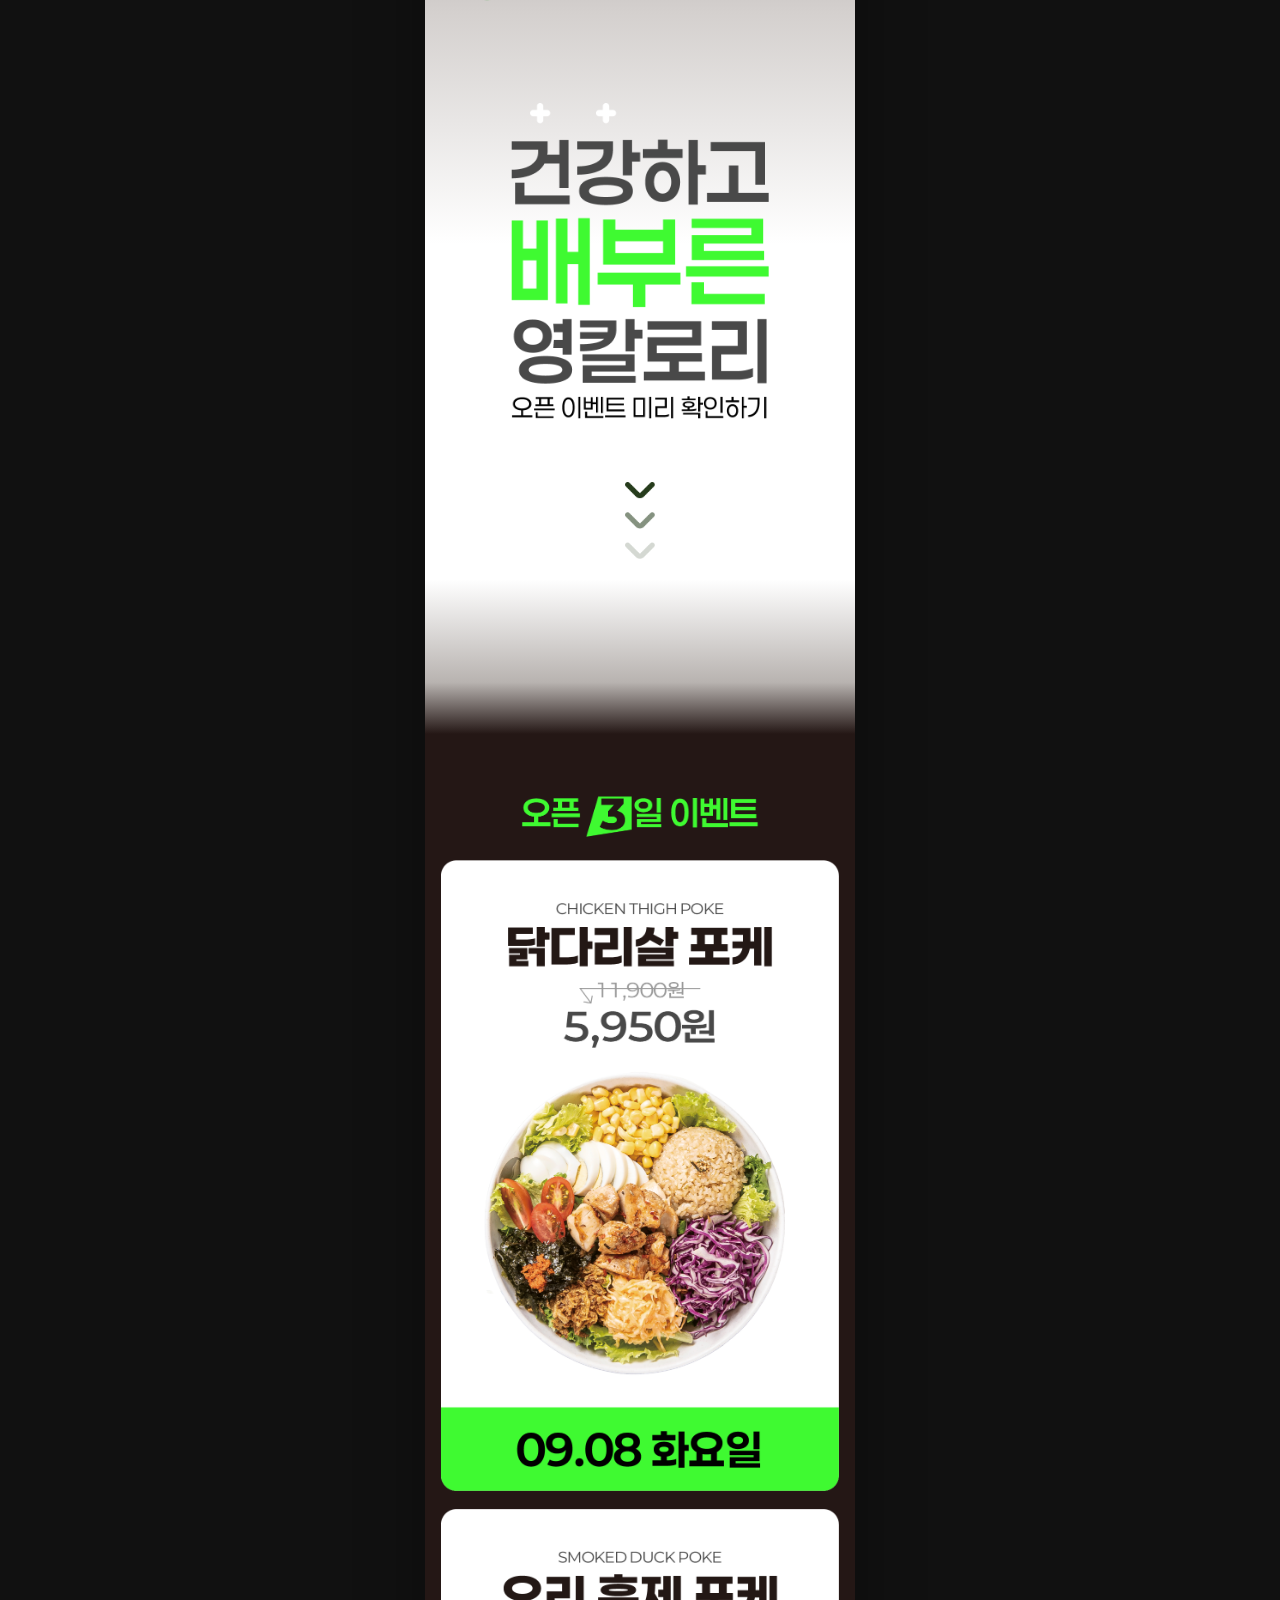
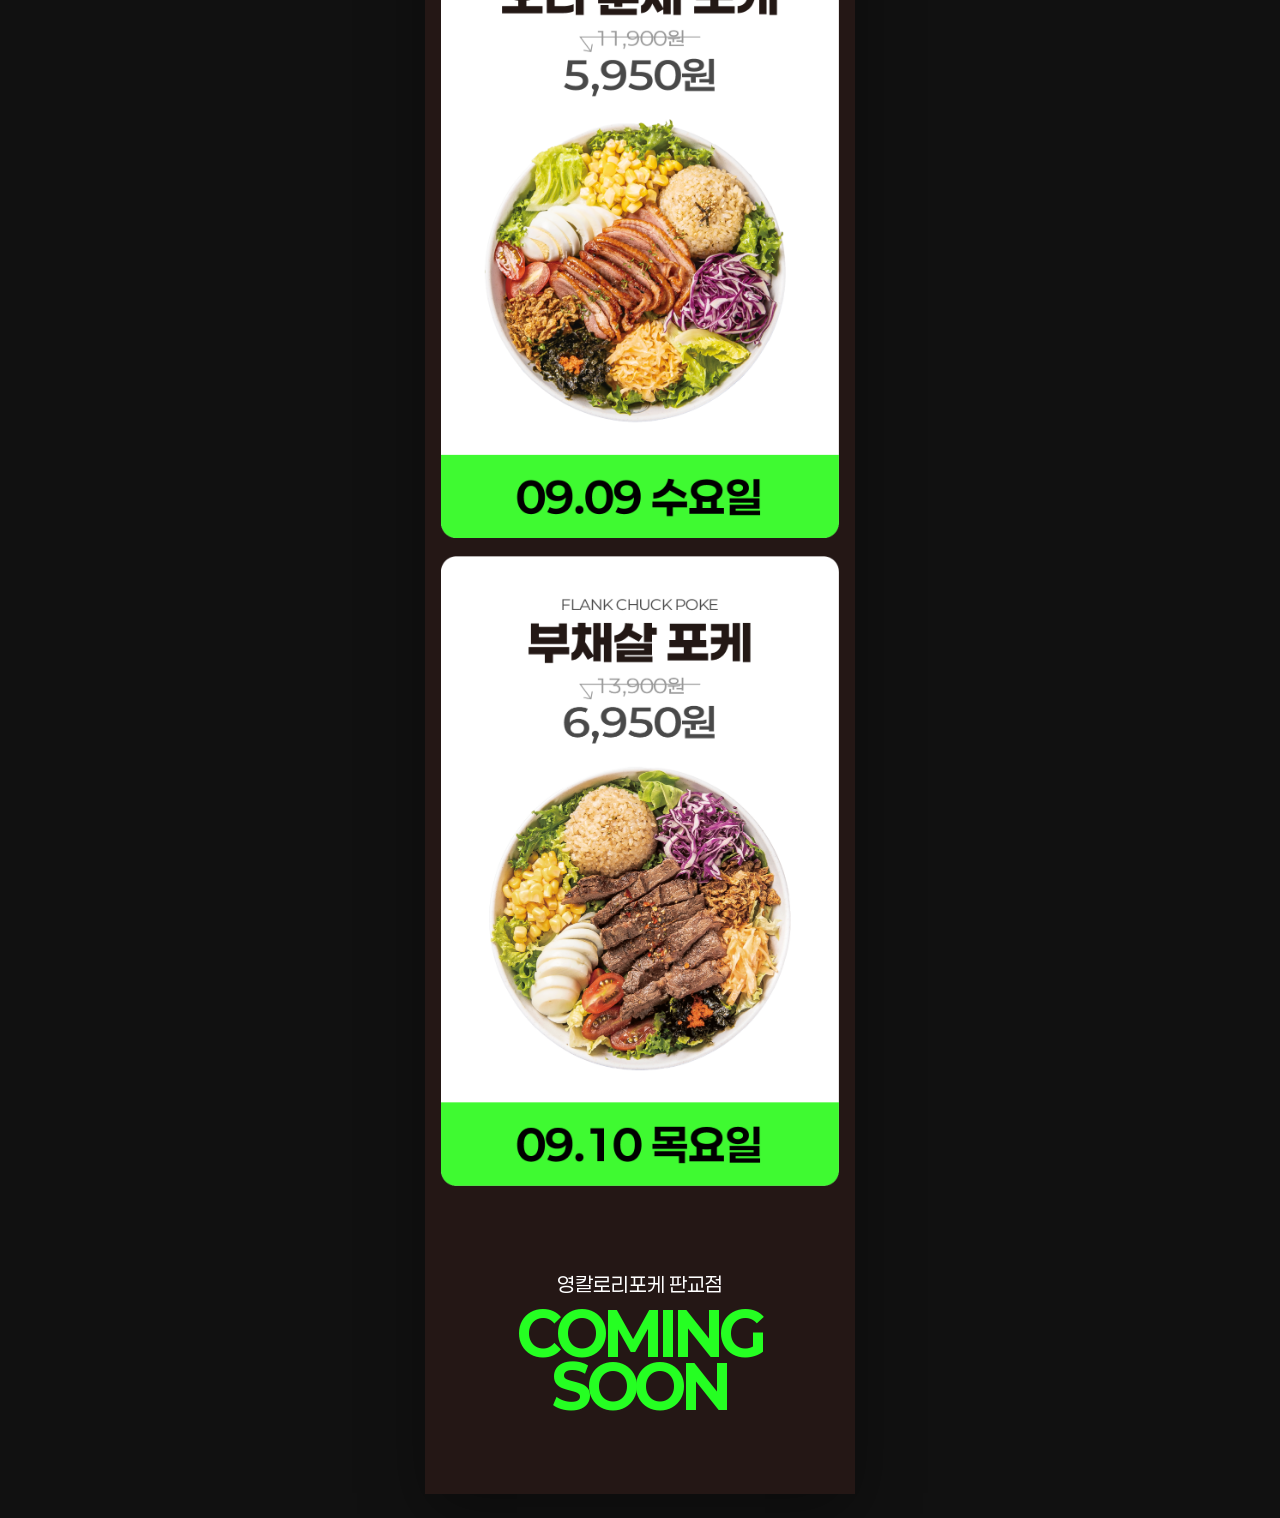
<file: pangyo/index.html>
<!doctype html>
<html lang="ko">
<head>
  <meta charset="utf-8" />
  <meta name="viewport" content="width=device-width, initial-scale=1" />

  <title>영칼로리포케 판교점 오픈 이벤트</title>
  <meta
    name="description"
    content="영칼로리포케 동탄점 오픈 3일 이벤트. 매일 선착순 50그릇 50% 할인."
  />

  <link rel="stylesheet" href="./css/style.css" />
</head>

<body>
  <main class="page">
    <!-- HERO -->
    <section class="hero section-dark">
      <div class="section-inner hero-inner">
        <img class="hero-logo" src="./images/logo.png" alt="영칼로리포케" />
        
        <div class="hero-title">
          <p class="hero-date">26.09.08</p> 
          <p class="hero-subtitle">영칼로리 포케</p>
          <h1 class="hero-store">판교점</h1>
        </div>  
        <div class="hero-visual reveal">
          <img
            class="hero-small-assets"
            src="./images/s-3d-assets.png"
            alt=""
            aria-hidden="true"
          />
          <img
            class="hero-balloon"
            src="./images/open-balloon.png"
            alt="OPEN EVENT"
          />
        </div>
        <button
          class="event-link-button js-scroll-to-event reveal"
          type="button"
        >
          <span>👇 이벤트 바로가기 👇</span>
        </button>

        <div class="hero-event-copy reveal">
          <img
            class="only-three-days"
            src="./images/only-3days-01.png"
            alt="단 3일 동안"
          />
          <img
            class="fifty-sale"
            src="./images/50plates-50sale.png"
            alt="선착순 50그릇 50% 할인"
          />
        </div>
      </div>
    </section>

    <!-- DISCOUNT CARD -->
    <section class="discount-section">
      <div class="section-inner discount-inner">
        <div class="discount-composition reveal">
          <img
            class="discount-card"
            src="./images/card.png"
            alt="50% 할인 카드"
          />
          <img
            class="coin coin-top"
            src="./images/coin-01.png"
            alt=""
            aria-hidden="true"
          />
          <img
            class="coin coin-bottom"
            src="./images/coin-02.png"
            alt=""
            aria-hidden="true"
          />
        </div>

        <img
          class="middle-text reveal"
          src="./images/middle-text.png"
          alt="건강하고 배부른 영칼로리포케 오픈 이벤트 미리 확인하기"
        />

        <button class="scroll-button" type="button" aria-label="이벤트 메뉴 보기">
          <img src="./images/arrow.png" alt="" aria-hidden="true" />
        </button>
      </div>
    </section>

    <!-- 3-DAY EVENT -->
    <section class="event-section section-dark" id="event">
      <div class="section-inner event-inner">
        <img
          class="event-title reveal"
          src="./images/open-3days-02.png"
          alt="오픈 3일 이벤트"
        />

        <div class="day-list">
          <img
            class="day-card reveal"
            src="./images/day-01.png"
            alt="9월 8일 화요일 닭다리살 포케 할인"
            loading="lazy"
          />
          <img
            class="day-card reveal"
            src="./images/day-02.png"
            alt="9월 9일 수요일 오리 훈제 포케 할인"
            loading="lazy"
          />
          <img
            class="day-card reveal"
            src="./images/day-03.png"
            alt="9월 10일 목요일 부채살 포케 할인"
            loading="lazy"
          />
        </div>

        <div class="coming-soon reveal" aria-label="영칼로리포케 판교점 커밍순">
          <p>영칼로리포케 판교점</p>
          <strong>COMING<br />SOON</strong>
        </div>
      </div>
    </section>
  </main>

  <script src="./js/script.js"></script>
</body>
</html>
</file>
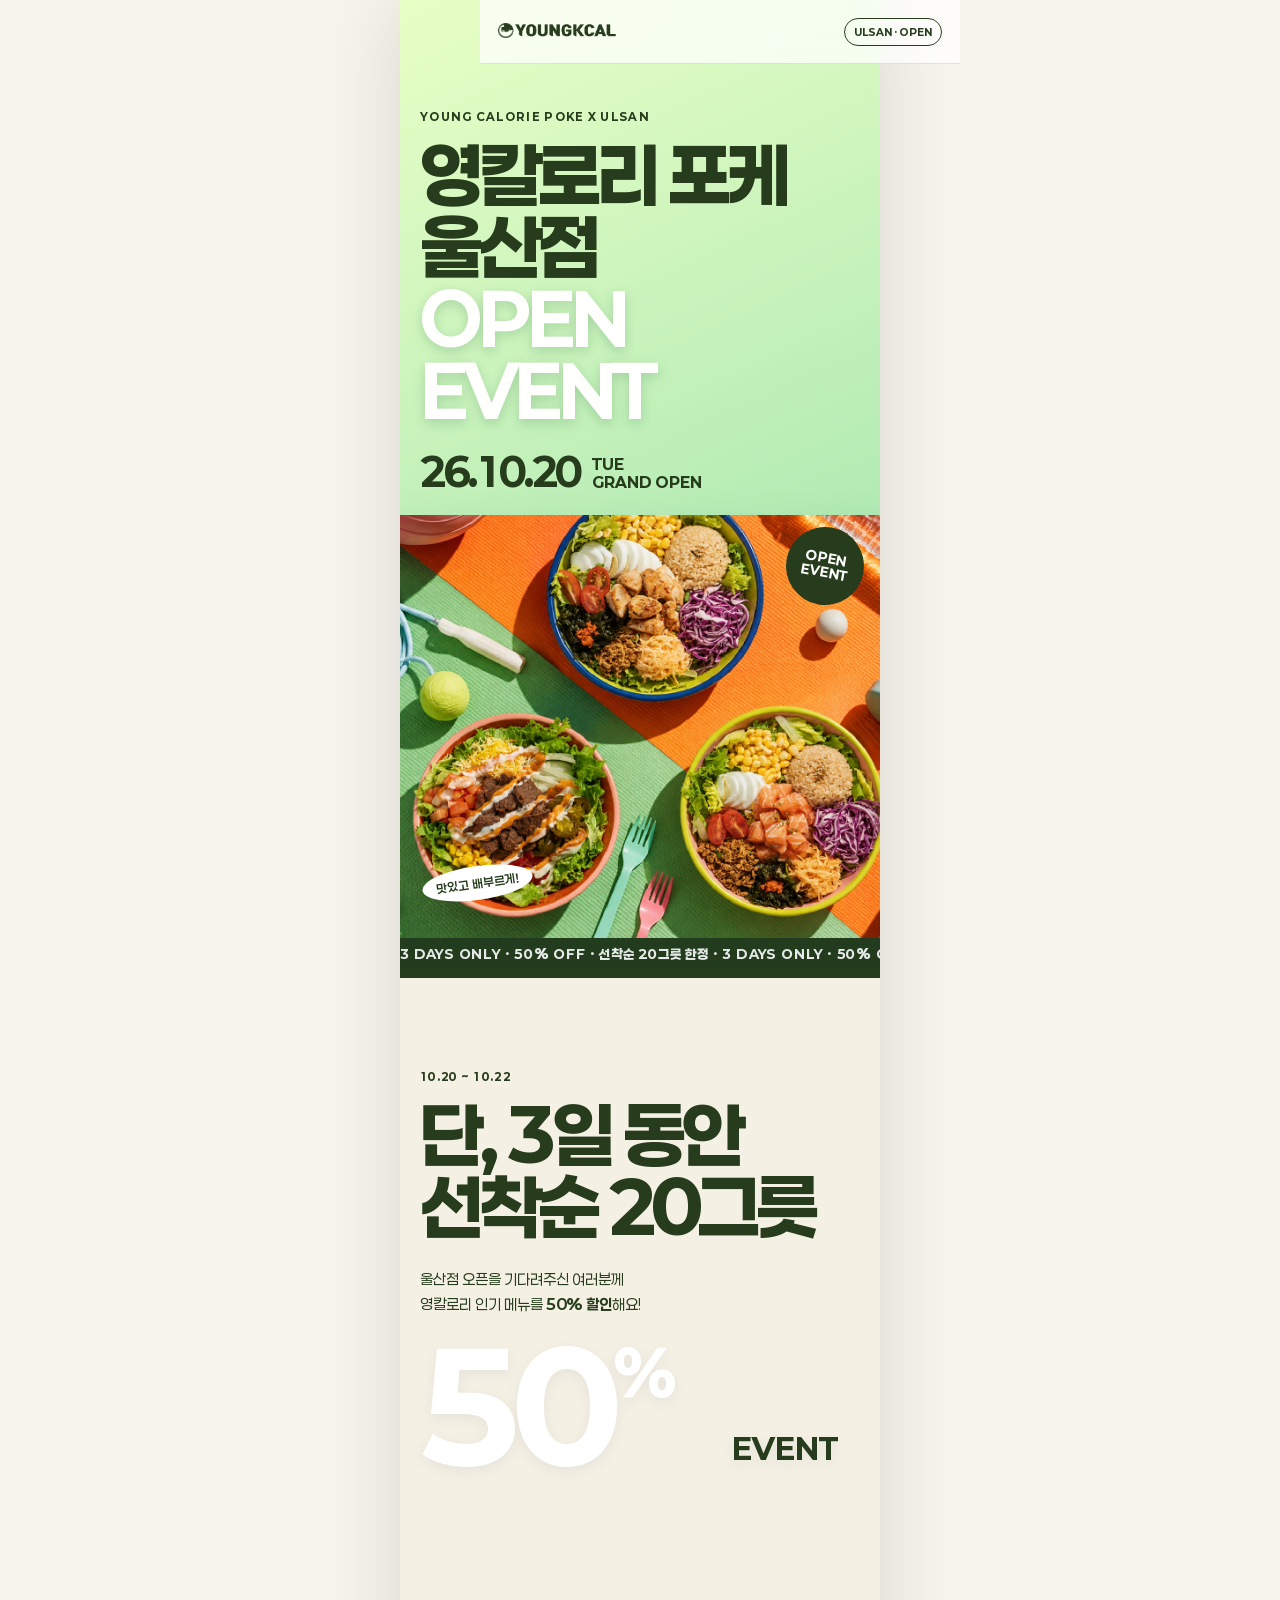
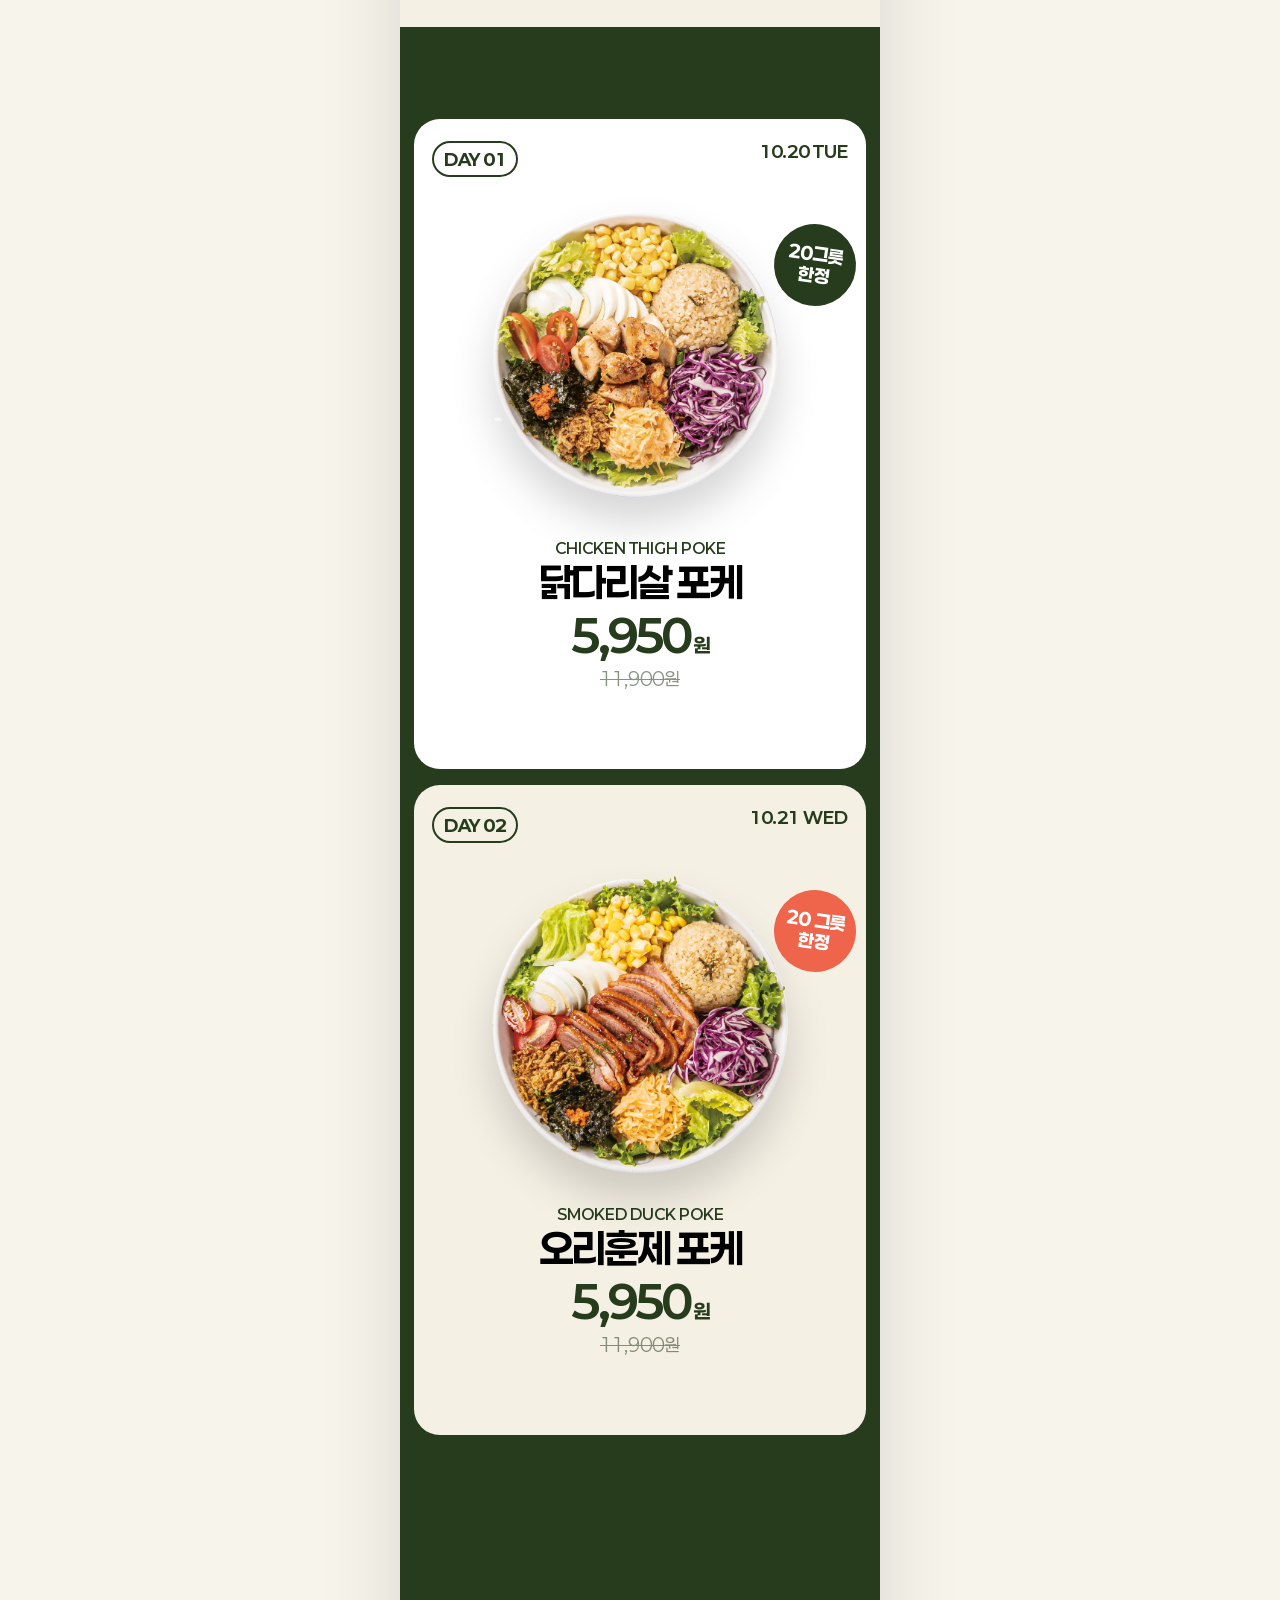
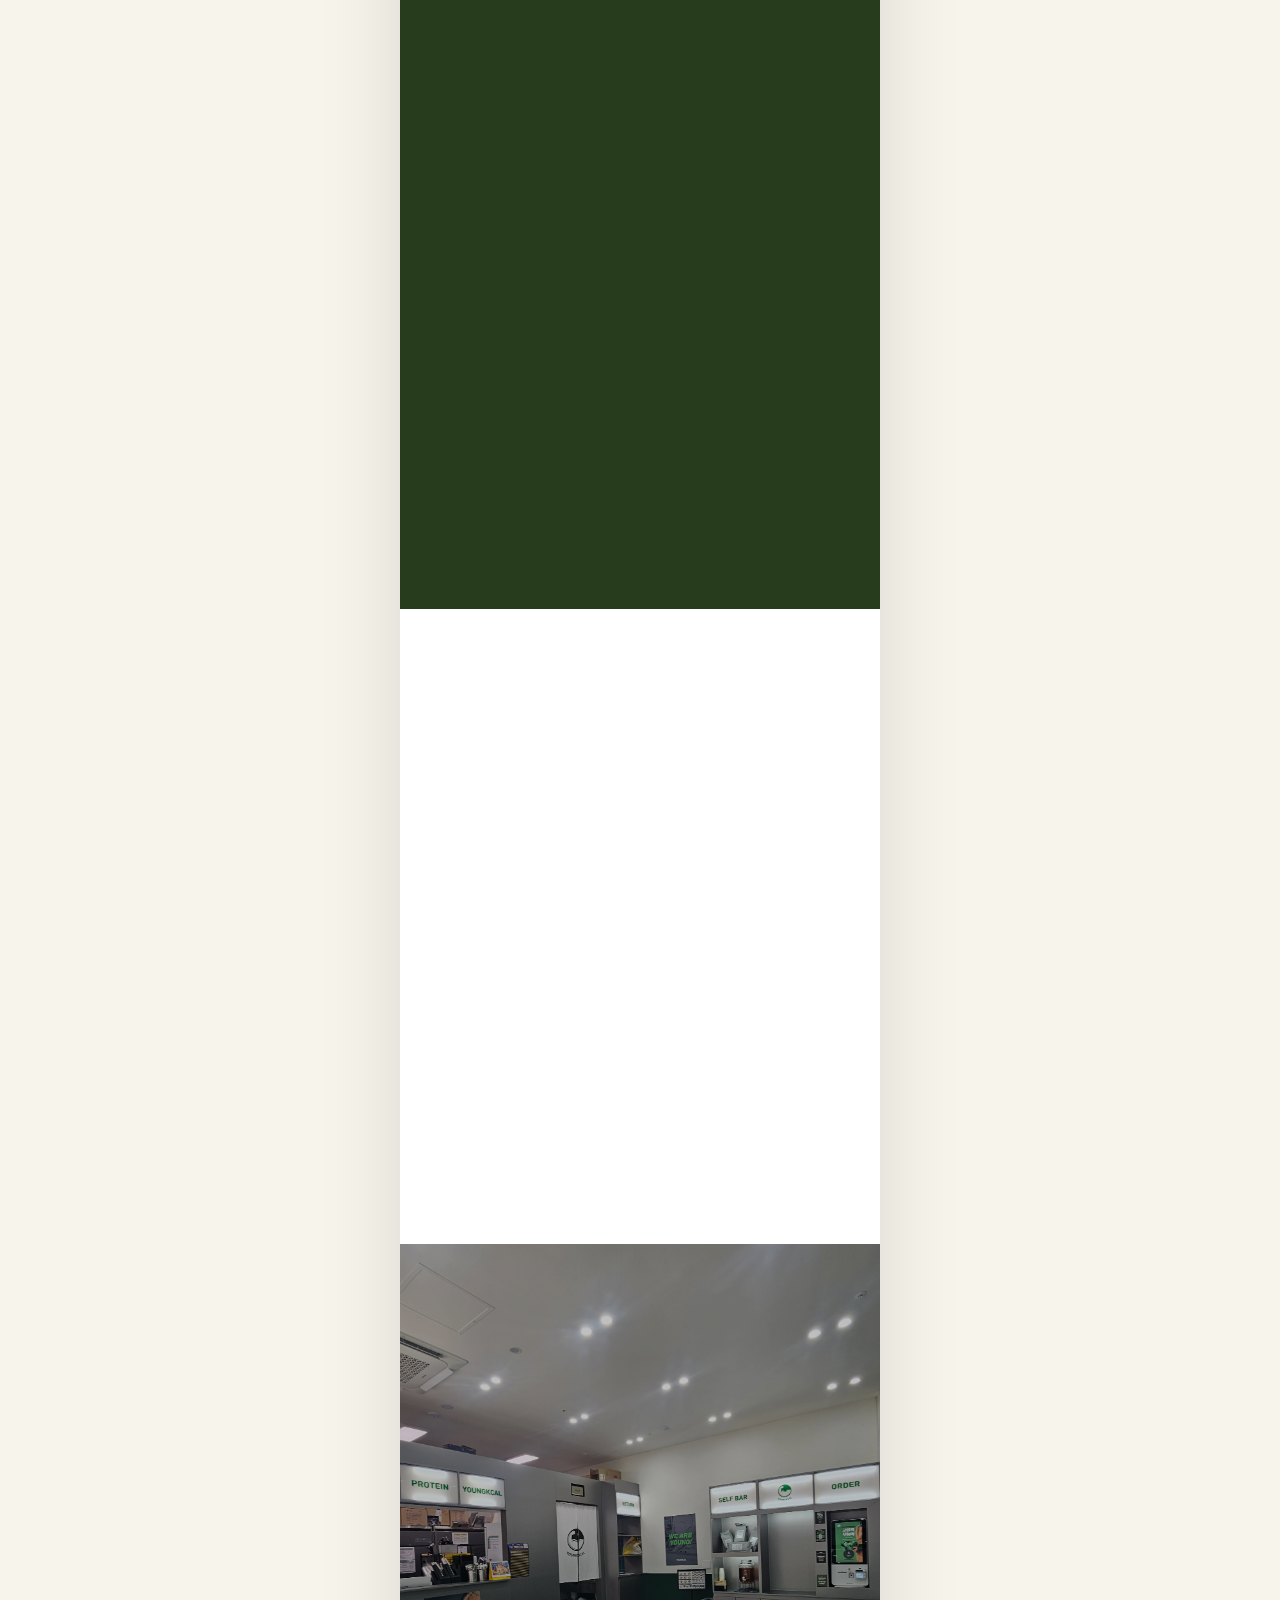
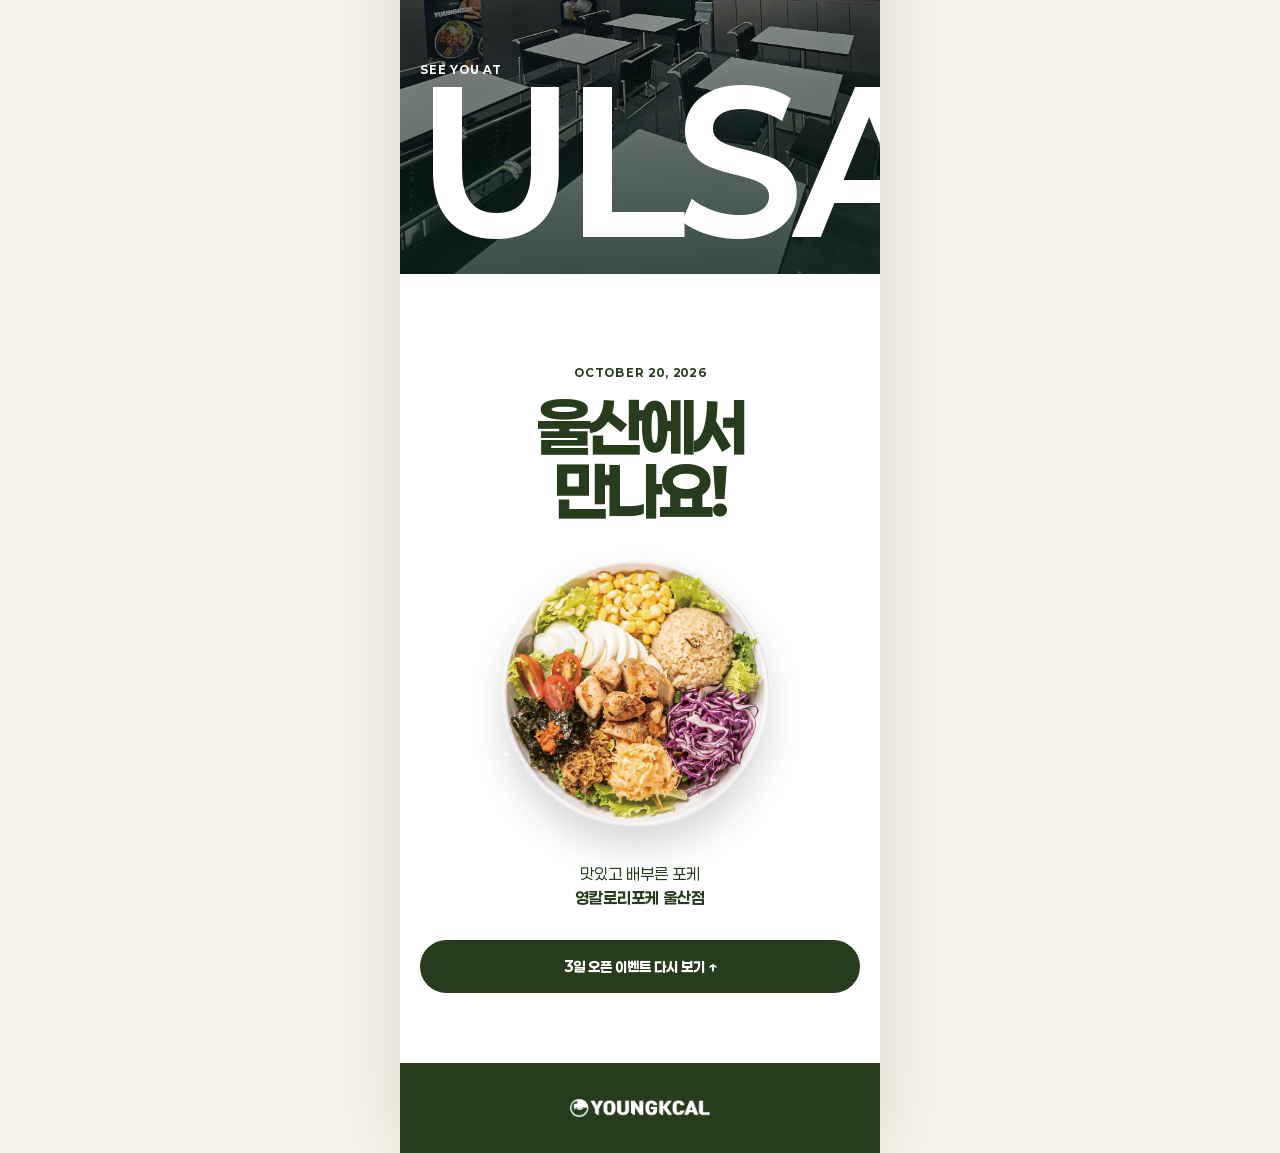
<file: ulsan/index.html>
<!doctype html>
<html lang="ko">
  <head>
    <meta charset="utf-8" />
    <meta
      name="viewport"
      content="width=device-width,initial-scale=1,viewport-fit=cover"
    />
    <meta name="theme-color" content="#b9ef67" />
    <title>영칼로리포케 울산점 GRAND OPEN</title>
    <meta
      name="description"
      content="영칼로리포케 울산점 10월 20일 오픈. 3일간 매일 선착순 20그릇 50% 할인."
    />
    <link rel="stylesheet" href="./style.css" />
  </head>
  <body>
    <header class="nav">
      <a class="brand" href="#top"
        ><img
          src="../images/logo.png"
          alt="영칼로리포케"
          onerror="
            this.style.display = 'none';
            this.nextElementSibling.style.display = 'block';
          "
        /><span>YOUNG CALORIE POKE</span></a
      ><span class="nav-pill">ULSAN · OPEN</span>
    </header>
    <main id="top">
      <section class="hero section">
        <div class="hero-copy reveal">
          <p class="eyebrow">YOUNG CALORIE POKE X ULSAN</p>
          <h1>영칼로리 포케<br />울산점<br /><em>OPEN EVENT</em></h1>
          <div class="open-date">
            <b>26.10.20</b><span>TUE<br />GRAND OPEN</span>
          </div>
        </div>
        <div class="hero-art reveal">
          <div class="burst">OPEN<br />EVENT</div>
          <img src="../images/keyvisual.jpg" alt="영칼로리포케 키 비주얼" /><span
            class="scribble"
            >맛있고 배부르게!</span
          >
        </div>
        <div class="ticker">
          <div>
            3 DAYS ONLY · 50% OFF · 선착순 20그릇 한정 · 3 DAYS ONLY · 50% OFF ·
            선착순 20그릇 한정 ·
          </div>
        </div>
      </section>
      <section class="deal section">
        <div class="deal-head reveal">
          <p class="eyebrow">10.20 ~ 10.22</p>
          <h2>단, 3일 동안<br /><span>선착순 20그릇</span></h2>
          <p class="deal-desc">
            울산점 오픈을 기다려주신 여러분께<br />영칼로리 인기 메뉴를
            <strong>50% 할인</strong>해요!
          </p>
        </div>
        <div class="big-50 reveal">
          <span>50</span><b>%</b><small>EVENT</small>
        </div>
      </section>
      <section class="menus section" id="event">
        <article class="menu-card reveal lime">
          <div class="card-top"><span>DAY 01</span><b>10.20 TUE</b></div>
          <div class="food-wrap">
            <img src="../images/poke1.png" alt="닭다리살 포케" /><span
              class="limit"
              >20그릇<br />한정</span
            >
          </div>
          <div class="menu-info">
            <p>CHICKEN THIGH POKE</p>
            <h3>닭다리살 포케</h3>
            <div class="price">
              <strong>5,950<small>원</small></strong><del>11,900원</del>
            </div>
          </div>
        </article>
        <article class="menu-card reveal cream">
          <div class="card-top"><span>DAY 02</span><b>10.21 WED</b></div>
          <div class="food-wrap">
            <img src="../images/poke2.png" alt="오리훈제 포케" /><span
              class="limit dark"
              >20 그릇<br />한정</span
            >
          </div>
          <div class="menu-info">
            <p>SMOKED DUCK POKE</p>
            <h3>오리훈제 포케</h3>
            <div class="price">
              <strong>5,950<small>원</small></strong><del>11,900원</del>
            </div>
          </div>
        </article>
        <article class="menu-card reveal mint">
          <div class="card-top"><span>DAY 03</span><b>10.22 THU</b></div>
          <div class="food-wrap">
            <img src="../images/poke3.png" alt="부채살 포케" /><span
              class="limit"
              >20 그릇<br />한정</span
            >
          </div>
          <div class="menu-info">
            <p>FLANK CHUCK POKE</p>
            <h3>부채살 포케</h3>
            <div class="price">
              <strong>6,950<small>원</small></strong><del>13,900원</del>
            </div>
          </div>
        </article>
      </section>
      <section class="rules section">
        <div class="reveal">
          <p class="eyebrow">BEFORE YOU COME</p>
          <h2>오픈 이벤트<br />이렇게 진행해요</h2>
        </div>
        <div class="rule-list reveal">
          <div>
            <b>01</b>
            <p>
              <strong>10월 20일–22일, 단 3일</strong
              ><span>요일마다 할인 메뉴가 달라요.</span>
            </p>
          </div>
          <div>
            <b>02</b>
            <p>
              <strong>매일 선착순 20그릇</strong
              ><span>준비 수량 소진 시 이벤트가 종료됩니다.</span>
            </p>
          </div>
          <div>
            <b>03</b>
            <p>
              <strong>50% 오픈 할인</strong
              ><span>영칼로리 포케 울산점에서 맛있고 배부르게 만나보세요!</span>
            </p>
          </div>
        </div>
      </section>
      <section class="visual-break">
        <img src="../images/store.jpg" alt="영칼로리포케 울산점" />
        <div><span>SEE YOU AT</span><strong>ULSAN</strong></div>
      </section>
      <section class="closing section">
        <p class="eyebrow">OCTOBER 20, 2026</p>
        <h2>울산에서<br />만나요!</h2>
        <img src="../images/poke1.png" alt="" />
        <p class="closing-copy">
          맛있고 배부른 포케<br /><strong>영칼로리포케 울산점</strong>
        </p>
        <a href="#event">3일 오픈 이벤트 다시 보기 ↑</a>
      </section>
    </main>
<footer>
  <img src="../images/logo_w.png" alt="영칼로리포케 로고" class="footer-logo">
</footer>
    <script src="./script.js"></script>
  </body>
</html>
</file>
<file: style.css>
@import url("./fonts/font.css");

:root {
  --green: #263c1c;
  --lime: #FFFFFF;
  --mint: #fffeda;
  --cream: #f5f0e4;
  --ink: #263c1c;
  --white: #fff;
}
* {
  box-sizing: border-box;
}
html {
  scroll-behavior: smooth;
}
body {
  margin: 0;
  background: #f7f4ec;
  color: var(--ink);
  font-family: Paperlogy, Arial, sans-serif;
  overflow-x: hidden;
}
.nav {
  height: 64px;
  position: fixed;
  z-index: 20;
  top: 0;
  left: 0;
  right: 0;
  padding: 0 18px;
  display: flex;
  align-items: center;
  justify-content: space-between;
  background: rgba(255, 255, 255, 0.747);
  backdrop-filter: blur(14px);
  border-bottom: 1px solid rgba(16, 39, 31, 0.12);
}
.brand {
  color: inherit;
  text-decoration: none;
  font-weight: 800;
  font-size: 12px;
  letter-spacing: -0.2px;
}
.brand img {
  width: 118px;
  max-height: 30px;
  object-fit: contain;
}
.brand span {
  display: none;
}
.nav-pill {
  font-size: 10px;
  font-weight: 800;
  border: 1px solid var(--ink);
  border-radius: 100px;
  padding: 7px 9px;
}
.section {
  padding: 92px 20px;
}
.hero {
  padding-top: 110px;
  padding-bottom: 0;
  background: linear-gradient(155deg, #e8ffc6 0%, #a9e7b1 72%);
  min-height: 100svh;
  position: relative;
  overflow: hidden;
}
.eyebrow {
  font-size: 11px;
  font-weight: 800;
  letter-spacing: 1.3px;
  margin: 0 0 16px;
}
.hero h1,
.deal h2,
.rules h2,
.closing h2 {
  font-size: clamp(48px, 14vw, 72px);
  line-height: 1.0;
  letter-spacing: -4px;
  margin: 0;
  font-weight: 800;
}
.hero h1 em {
  font-style: normal;
  color: #fffffe;
  /* -webkit-text-stroke: 1px var(--green); */
  text-shadow: 0 4px 12px rgba(0, 70, 45, 0.18);
}
.open-date {
  display: flex;
  gap: 12px;
  align-items: flex-end;
  margin-top: 26px;
}
.open-date b {
  font-size: 39px;
  font-weight: 800;
  line-height: 1;
  letter-spacing: -2px;
}
.open-date span {
  font-size: 15px;
  font-weight: 800;
  line-height: 1.25;
}
.hero-art {
  height: 47vh;
  min-height: 350px;
  position: relative;
  margin: 15px -20px 0;
}
.hero-art > img {
  width: 118%;
  height: 100%;
  object-fit: contain;
  position: absolute;
  left: -9%;
  bottom: -2%;
  filter: drop-shadow(0 22px 22px rgba(17, 61, 45, 0.18));
}
.burst {
  position: absolute;
  z-index: 2;
  right: 16px;
  top: 20px;
  width: 78px;
  height: 78px;
  background: var(--green);
  color: #fff;
  border-radius: 50%;
  display: grid;
  place-items: center;
  text-align: center;
  font-size: 13px;
  font-weight: 800;
  line-height: 1.05;
  transform: rotate(10deg);
}
.scribble {
  position: absolute;
  z-index: 3;
  left: 22px;
  bottom: 30px;
  background: #fff;
  /* border: 1px solid var(--green); */
  border-radius: 100%;
  padding: 10px 14px;
  font-size: 12px;
  font-weight: 600;
  transform: rotate(-8deg);
}
.ticker {
  height: 48px;
  background: var(--green);
  color: #fff;
  margin: 0 -20px;
  overflow: hidden;
  display: flex;
  align-items: center;
  white-space: nowrap;
}
.ticker div {
  font-size: 13px;
  font-weight: 800;
  letter-spacing: 0.8px;
  animation: ticker 18s linear infinite;
}
@keyframes ticker {
  to {
    transform: translateX(-50%);
  }
}
.deal {
  background: var(--cream);
  padding-bottom: 70px;
}
.deal h2 span {
  color: var(--green);
}
.deal-desc {
  font-size: 15px;
  line-height: 1.65;
  margin: 24px 0 0;
}
.big-50 {
  margin-top: 30px;
  height: 210px;
  display: flex;
  align-items: flex-start;
  justify-content: left;
  color: #ffffff;
  position: relative;
  text-shadow: 0 4px 12px rgba(170, 170, 170, 0.18);

}
.big-50 span {
  font-size: 150px;
  line-height: 0.8;
  font-weight: 800;
  letter-spacing: -3px;

}
.big-50 b {
  font-size: 62px;
  line-height: 0.8;
  
}
.big-50 small {
  position: absolute;
  bottom: 0;
  right: 5%;
  top: 40%;
  font-size: 30px;
  font-weight: 800;
  color: var(--green);
  /* border-bottom: 4px solid var(--green); */
}
.menus {
  background: var(--green);
  padding-left: 14px;
  padding-right: 14px;
}
.menu-card {
  min-height: 650px;
  border-radius: 26px;
  padding: 22px 18px 28px;
  margin-bottom: 16px;
  overflow: hidden;
  position: relative;
}
.lime {
  background: var(--lime);
}
.cream {
  background: var(--cream);
}
.mint {
  background: var(--mint);
}
.card-top {
  display: flex;
  justify-content: space-between;
  font-size: 17px;
  font-weight: 800;
}
.card-top span {
  border: 2px solid currentColor;
  border-radius: 100px;
  padding: 6px 10px;
}
.food-wrap {
  height: 330px;
  position: relative;
  margin: 12px -18px 0;
}
.food-wrap img {
  width: 120%;
  height: 100%;
  object-fit: contain;
  position: absolute;
  left: -10%;
  filter: drop-shadow(0 25px 20px rgba(0, 0, 0, 0.16));
  /* transition: 0.3s; */
   /* animation: foodRotate 60s linear infinite; */
}
.limit {
  position: absolute;
  right: 10px;
  top: 35px;
  background: var(--green);
  color: #fff;
  border-radius: 50%;
  width: 82px;
  height: 82px;
  display: grid;
  place-items: center;
  text-align: center;
  font-size: 18px;
  font-weight: 800;
  line-height: 1.15;
  transform: rotate(8deg);
}
.limit.dark {
  background: #ef654c;
}
.menu-info {
    display: flex;
    flex-direction: column;
    align-items: center;
}

.menu-info p {
  font-size: 15px;
  font-weight: 600;
  margin: 20px 0 6px;
}
.menu-info h3 {
  font-size: 40px;
  line-height: 1;
  color: black;
  letter-spacing: -2.3px;
  margin: 0 0 10px;
}
.price {
    display: flex;
    flex-direction: column;
    align-items: center;
    gap: 10px;
}
.price del {
  font-size: 18px;
  opacity: 0.55;
  margin-bottom: 7px;
}
.price strong {
  font-size: 45px;
  letter-spacing: -3px;
  line-height: 1;
}
.price small {
  font-size: 20px;
  letter-spacing: -1px;
  margin-left: 4px;
}
.rules {
  background: #fff;
}
.rules h2 {
  font-size: 48px;
}
.rule-list {
  margin-top: 48px;
  border-top: 1px solid #b9c1bd;
}
.rule-list > div {
  display: grid;
  grid-template-columns: 42px 1fr;
  padding: 22px 0;
  border-bottom: 1px solid #d7ddda;
}
.rule-list b {
  font-size: 12px;
}
.rule-list p {
  margin: 0;
}
.rule-list strong {
  display: block;
  font-size: 18px;
  margin-bottom: 6px;
}
.rule-list span {
  display: block;
  font-size: 13px;
  color: #63716c;
  line-height: 1.5;
}
.visual-break {
  height: 70svh;
  min-height: 500px;
  position: relative;
  background: var(--green);
  overflow: hidden;
}
.visual-break img {
  width: 100%;
  height: 100%;
  object-fit: cover;
}
.visual-break:after {
  content: "";
  position: absolute;
  inset: 0;
  background: linear-gradient(transparent 45%, rgba(10, 40, 28, 0.65));
}
.visual-break div {
  position: absolute;
  z-index: 2;
  left: 20px;
  bottom: 25px;
  color: #fff;
}
.visual-break span {
  display: block;
  font-size: 11px;
  font-weight: 800;
  letter-spacing: 1px;
}
.visual-break strong {
  display: block;
  font-size: 15vw;
  letter-spacing: -4px;
  line-height: 0.9;
}
.visual-break img {
  filter: brightness(0.75);
}
.closing {
  text-align: center;
  background: var(--lime);
  padding-bottom: 70px;
  overflow: hidden;
}
.closing h2 {
  font-size: 64px;
}
.closing img {
  width: 120%;
  height: 310px;
  object-fit: contain;
  margin: 15px -10% -5px;
  filter: drop-shadow(0 20px 18px rgba(0, 0, 0, 0.15));
}
.closing-copy {
  font-size: 16px;
  line-height: 1.5;
}
.closing a {
  display: block;
  margin-top: 30px;
  background: var(--green);
  color: #fff;
  text-decoration: none;
  border-radius: 100px;
  padding: 18px;
  font-weight: 800;
  font-size: 14px;
}
footer {
  height: 90px;
  background: #263c1c;
  color: #fff;
  padding: 20px;
  display: flex;
  align-items: flex-end;
  justify-content: space-between;
  font-size: 9px;
  font-weight: 800;
  letter-spacing: 0.7px;
}

footer {
  display: flex;
  justify-content: center;
  align-items: center;
}

.footer-logo {
  width: 140px;
  height: auto;
}
.reveal {
  opacity: 0;
  transform: translateY(26px);
  transition:
    opacity 0.75s ease,
    transform 0.75s cubic-bezier(0.2, 0.7, 0.2, 1);
}
.reveal.show {
  opacity: 1;
  transform: none;
}
@media (min-width: 600px) {
  body {
    max-width: 480px;
    margin: auto;
    box-shadow: 0 0 80px rgba(0, 0, 0, 0.12);
  }
  .nav {
    max-width: 480px;
    margin: auto;
    left: 50%;
    transform: translateX(-50%);
    width: 100%;
  }
}


@keyframes foodRotate {
  from {
    transform: rotate(0deg);
  }
  to {
    transform: rotate(360deg);
  }
}
</file>
<file: gyeryong/style.css>
@import url("../fonts/font.css");

:root {
  --green: #263c1c;
  --lime: #FFFFFF;
  --mint: #fffeda;
  --cream: #f5f0e4;
  --ink: #263c1c;
  --white: #fff;
}
* {
  box-sizing: border-box;
}
html {
  scroll-behavior: smooth;
}
body {
  margin: 0;
  background: #f7f4ec;
  color: var(--ink);
  font-family: Paperlogy, Arial, sans-serif;
  overflow-x: hidden;
}
.nav {
  height: 64px;
  position: fixed;
  z-index: 20;
  top: 0;
  left: 0;
  right: 0;
  padding: 0 18px;
  display: flex;
  align-items: center;
  justify-content: space-between;
  background: rgba(255, 255, 255, 0.747);
  backdrop-filter: blur(14px);
  border-bottom: 1px solid rgba(16, 39, 31, 0.12);
}
.brand {
  color: inherit;
  text-decoration: none;
  font-weight: 800;
  font-size: 12px;
  letter-spacing: -0.2px;
}
.brand img {
  width: 118px;
  max-height: 30px;
  object-fit: contain;
}
.brand span {
  display: none;
}
.nav-pill {
  font-size: 10px;
  font-weight: 800;
  border: 1px solid var(--ink);
  border-radius: 100px;
  padding: 7px 9px;
}
.section {
  padding: 92px 20px;
}
.hero {
  padding-top: 110px;
  padding-bottom: 0;
  background: linear-gradient(155deg, #e8ffc6 0%, #a9e7b1 72%);
  min-height: 100svh;
  position: relative;
  overflow: hidden;
}
.eyebrow {
  font-size: 11px;
  font-weight: 800;
  letter-spacing: 1.3px;
  margin: 0 0 16px;
}
.hero h1,
.deal h2,
.rules h2,
.closing h2 {
  font-size: clamp(48px, 14vw, 72px);
  line-height: 1.0;
  letter-spacing: -4px;
  margin: 0;
  font-weight: 800;
}
.hero h1 em {
  font-style: normal;
  color: #fffffe;
  /* -webkit-text-stroke: 1px var(--green); */
  text-shadow: 0 4px 12px rgba(0, 70, 45, 0.18);
}
.open-date {
  display: flex;
  gap: 12px;
  align-items: flex-end;
  margin-top: 26px;
}
.open-date b {
  font-size: 39px;
  font-weight: 800;
  line-height: 1;
  letter-spacing: -2px;
}
.open-date span {
  font-size: 15px;
  font-weight: 800;
  line-height: 1.25;
}
.hero-art {
  height: 47vh;
  min-height: 350px;
  position: relative;
  margin: 15px -20px 0;
}
.hero-art > img {
  width: 118%;
  height: 100%;
  object-fit: contain;
  position: absolute;
  left: -9%;
  bottom: -2%;
  filter: drop-shadow(0 22px 22px rgba(17, 61, 45, 0.18));
}
.burst {
  position: absolute;
  z-index: 2;
  right: 16px;
  top: 20px;
  width: 78px;
  height: 78px;
  background: var(--green);
  color: #fff;
  border-radius: 50%;
  display: grid;
  place-items: center;
  text-align: center;
  font-size: 13px;
  font-weight: 800;
  line-height: 1.05;
  transform: rotate(10deg);
}
.scribble {
  position: absolute;
  z-index: 3;
  left: 22px;
  bottom: 30px;
  background: #fff;
  /* border: 1px solid var(--green); */
  border-radius: 100%;
  padding: 10px 14px;
  font-size: 12px;
  font-weight: 600;
  transform: rotate(-8deg);
}
.ticker {
  height: 48px;
  background: var(--green);
  color: #fff;
  margin: 0 -20px;
  overflow: hidden;
  display: flex;
  align-items: center;
  white-space: nowrap;
}
.ticker div {
  font-size: 13px;
  font-weight: 800;
  letter-spacing: 0.8px;
  animation: ticker 18s linear infinite;
}
@keyframes ticker {
  to {
    transform: translateX(-50%);
  }
}
.deal {
  background: var(--cream);
  padding-bottom: 70px;
}
.deal h2 span {
  color: var(--green);
}
.deal-desc {
  font-size: 15px;
  line-height: 1.65;
  margin: 24px 0 0;
}
.big-50 {
  margin-top: 30px;
  height: 210px;
  display: flex;
  align-items: flex-start;
  justify-content: left;
  color: #ffffff;
  position: relative;
  text-shadow: 0 4px 12px rgba(170, 170, 170, 0.18);

}
.big-50 span {
  font-size: 150px;
  line-height: 0.8;
  font-weight: 800;
  letter-spacing: -3px;

}
.big-50 b {
  font-size: 62px;
  line-height: 0.8;
  
}
.big-50 small {
  position: absolute;
  bottom: 0;
  right: 5%;
  top: 40%;
  font-size: 30px;
  font-weight: 800;
  color: var(--green);
  /* border-bottom: 4px solid var(--green); */
}
.menus {
  background: var(--green);
  padding-left: 14px;
  padding-right: 14px;
}
.menu-card {
  min-height: 650px;
  border-radius: 26px;
  padding: 22px 18px 28px;
  margin-bottom: 16px;
  overflow: hidden;
  position: relative;
}
.lime {
  background: var(--lime);
}
.cream {
  background: var(--cream);
}
.mint {
  background: var(--mint);
}
.card-top {
  display: flex;
  justify-content: space-between;
  font-size: 17px;
  font-weight: 800;
}
.card-top span {
  border: 2px solid currentColor;
  border-radius: 100px;
  padding: 6px 10px;
}
.food-wrap {
  height: 330px;
  position: relative;
  margin: 12px -18px 0;
}
.food-wrap img {
  width: 120%;
  height: 100%;
  object-fit: contain;
  position: absolute;
  left: -10%;
  filter: drop-shadow(0 25px 20px rgba(0, 0, 0, 0.16));
  /* transition: 0.3s; */
   /* animation: foodRotate 60s linear infinite; */
}
.limit {
  position: absolute;
  right: 10px;
  top: 35px;
  background: var(--green);
  color: #fff;
  border-radius: 50%;
  width: 82px;
  height: 82px;
  display: grid;
  place-items: center;
  text-align: center;
  font-size: 18px;
  font-weight: 800;
  line-height: 1.15;
  transform: rotate(8deg);
}
.limit.dark {
  background: #ef654c;
}
.menu-info {
    display: flex;
    flex-direction: column;
    align-items: center;
}

.menu-info p {
  font-size: 15px;
  font-weight: 600;
  margin: 20px 0 6px;
}
.menu-info h3 {
  font-size: 40px;
  line-height: 1;
  color: black;
  letter-spacing: -2.3px;
  margin: 0 0 10px;
}
.price {
    display: flex;
    flex-direction: column;
    align-items: center;
    gap: 10px;
}
.price del {
  font-size: 18px;
  opacity: 0.55;
  margin-bottom: 7px;
}
.price strong {
  font-size: 45px;
  letter-spacing: -3px;
  line-height: 1;
}
.price small {
  font-size: 20px;
  letter-spacing: -1px;
  margin-left: 4px;
}
.rules {
  background: #fff;
}
.rules h2 {
  font-size: 48px;
}
.rule-list {
  margin-top: 48px;
  border-top: 1px solid #b9c1bd;
}
.rule-list > div {
  display: grid;
  grid-template-columns: 42px 1fr;
  padding: 22px 0;
  border-bottom: 1px solid #d7ddda;
}
.rule-list b {
  font-size: 12px;
}
.rule-list p {
  margin: 0;
}
.rule-list strong {
  display: block;
  font-size: 18px;
  margin-bottom: 6px;
}
.rule-list span {
  display: block;
  font-size: 13px;
  color: #63716c;
  line-height: 1.5;
}
.visual-break {
  height: 70svh;
  min-height: 500px;
  position: relative;
  background: var(--green);
  overflow: hidden;
}
.visual-break img {
  width: 100%;
  height: 100%;
  object-fit: cover;
}
.visual-break:after {
  content: "";
  position: absolute;
  inset: 0;
  background: linear-gradient(transparent 45%, rgba(10, 40, 28, 0.65));
}
.visual-break div {
  position: absolute;
  z-index: 2;
  left: 20px;
  bottom: 25px;
  color: #fff;
}
.visual-break span {
  display: block;
  font-size: 11px;
  font-weight: 800;
  letter-spacing: 1px;
}
.visual-break strong {
  display: block;
  font-size: 15vw;
  letter-spacing: -4px;
  line-height: 0.9;
}
.visual-break img {
  filter: brightness(0.75);
}
.closing {
  text-align: center;
  background: var(--lime);
  padding-bottom: 70px;
  overflow: hidden;
}
.closing h2 {
  font-size: 64px;
}
.closing img {
  width: 120%;
  height: 310px;
  object-fit: contain;
  margin: 15px -10% -5px;
  filter: drop-shadow(0 20px 18px rgba(0, 0, 0, 0.15));
}
.closing-copy {
  font-size: 16px;
  line-height: 1.5;
}
.closing a {
  display: block;
  margin-top: 30px;
  background: var(--green);
  color: #fff;
  text-decoration: none;
  border-radius: 100px;
  padding: 18px;
  font-weight: 800;
  font-size: 14px;
}
footer {
  height: 90px;
  background: #263c1c;
  color: #fff;
  padding: 20px;
  display: flex;
  align-items: flex-end;
  justify-content: space-between;
  font-size: 9px;
  font-weight: 800;
  letter-spacing: 0.7px;
}

footer {
  display: flex;
  justify-content: center;
  align-items: center;
}

.footer-logo {
  width: 140px;
  height: auto;
}
.reveal {
  opacity: 0;
  transform: translateY(26px);
  transition:
    opacity 0.75s ease,
    transform 0.75s cubic-bezier(0.2, 0.7, 0.2, 1);
}
.reveal.show {
  opacity: 1;
  transform: none;
}
@media (min-width: 600px) {
  body {
    max-width: 480px;
    margin: auto;
    box-shadow: 0 0 80px rgba(0, 0, 0, 0.12);
  }
  .nav {
    max-width: 480px;
    margin: auto;
    left: 50%;
    transform: translateX(-50%);
    width: 100%;
  }
}


@keyframes foodRotate {
  from {
    transform: rotate(0deg);
  }
  to {
    transform: rotate(360deg);
  }
}
</file>
<file: pangyo/css/style.css>
@charset "utf-8";
@import url("../../fonts/font.css");

:root {
  --page-width: 430px;
  --dark: #241715;
  --green: #25ff22;
  --white: #ffffff;
}

*,
*::before,
*::after {
  box-sizing: border-box;
}

html {
  scroll-behavior: smooth;
}

body {
  margin: 0;
  background: #111;
  color: var(--white);
  font-family: "Paperlogy", sans-serif;
}

img {
  display: block;
  max-width: 100%;
}

button {
  font: inherit;
}

.page {
  width: min(100%, var(--page-width));
  margin: 0 auto;
  overflow: hidden;
  background: var(--white);
}

.section-inner {
  position: relative;
  width: 100%;
  margin: 0 auto;
}

.section-dark {
  background: var(--dark);
}

/* HERO */
.hero {
  min-height: 760px;
}

.hero-inner {
  min-height: 760px;
  padding: 24px 18px 42px;
}

.hero-logo {
  width: 100px;
  margin: 0 auto;
  margin-bottom: 30px;
}

.hero-title {
  margin-top: 20px;
  text-align: center;
}

.hero-date {
  margin: 0;
  font-size: 20px;
  font-weight: 500;
  color: #fff;
}

.hero-subtitle,
.hero-store {
  width: 200px;
  margin-left: auto;
  margin-right: auto;
  text-align: center;
}

.hero-subtitle {
  margin-top: 5px;
  margin-bottom: 2px;
  font-size: 27px;
  font-weight: 500;
  color: #fff;
}

.hero-store {
  margin-top: 2px;
  font-size: 57px;
  font-weight: 600;
  line-height: 0.95;
  color: var(--green);
}

.hero-visual {
  position: relative;
  width: 100%;
  min-height: 340px;
  margin-top: 55px;
}

.hero-balloon {
  position: relative;
  z-index: 2;
  width: 70%;
  margin: 0 auto;
  animation: balloon-bounce 2.2s ease-in-out infinite;
  transform-origin: center;
}

.hero-small-assets {
  position: absolute;
  top: -130px;
  left: 50%;
  width: 140%;
  max-width: none;
  transform: translateX(-50%);
  z-index: 1;
  pointer-events: none;
}

.hero-event-copy {
  display: grid;
  justify-items: center;
  gap: 10px;
  margin-top: 150px;
}

.only-three-days {
  width: 45%;
}

.fifty-sale {
  width: 80%;
}

/* DISCOUNT */
.discount-section {
  position: relative;
  min-height: 1200px;
  background:
    linear-gradient(
      to bottom,
      var(--dark) 0%,
      #7e7775 20%,
      #d4d0ce 44%,
      #ffffff 62%,
      #ffffff 88%,
      #b8b3b0 96%,
      var(--dark) 100%
    );
}

.discount-inner {
  min-height: 1200px;
  padding: 15px 0 80px;
}

.discount-composition {
  position: relative;
  width: 100%;
  min-height: 520px;
  margin-top: 80px;
  isolation: isolate;
}

.discount-card {
  position: absolute;
  top: 20px;
  left: 50%;
  z-index: 2;
  width: 85%;
  transform: translateX(-50%);
}

.coin {
  position: absolute;
  max-width: none;
  pointer-events: none;
}

.coin-top {
  top: -20px;
  right: -28px;
  z-index: 3;
  width: 40%;
}

.coin-bottom {
  left: -48px;
  bottom: 25px;
  z-index: 1;
  width: 40%;
  opacity: 0.8;
}

.middle-text {
  width: 60%;
  margin: 44px auto 0;
}

.scroll-button {
  display: grid;
  place-items: center;
  width: 62px;
  height: 62px;
  margin: 58px auto 110px;
  padding: 0;
  border: 0;
  background: transparent;
  cursor: pointer;
  animation: arrow-bounce 1.8s ease-in-out infinite;
}

.scroll-button img {
  width: 30px;
}

/* EVENT */
.event-section {
  min-height: 1520px;
}

.event-inner {
  padding: 60px 16px 80px;
}

.event-title {
  width: 60%;
  margin: 0 auto 20px;
}

.day-list {
  display: grid;
  gap: 18px;
}

.day-card {
  width: 100%;
  border-radius: 8px;
}

.coming-soon {
  width: 100%;
  margin: 86px auto 0;
  color: var(--white);
  text-align: center;
}

.coming-soon p {
  margin: 0 0 12px;
  font-size: 20px;
  text-align: center;
}

.coming-soon strong {
  display: block;
  color: var(--green);
  font-size: 60px;
  line-height: 0.88;
  letter-spacing: -0.05em;
  font-weight: 800;
  text-align: center;
}

/* SCROLL REVEAL */
.reveal {
  opacity: 0;
  transform: translateY(24px);
  transition:
    opacity 700ms ease,
    transform 700ms ease;
}

.reveal.is-visible {
  opacity: 1;
  transform: translateY(0);
}

@keyframes arrow-bounce {
  0%,
  100% {
    transform: translateY(0);
  }

  50% {
    transform: translateY(10px);
  }
}

@media (min-width: 431px) {
  body {
    padding: 24px 0;
  }

  .page {
    box-shadow: 0 20px 60px rgba(0, 0, 0, 0.35);
  }
}

@media (prefers-reduced-motion: reduce) {
  html {
    scroll-behavior: auto;
  }

  .reveal,
  .scroll-button {
    animation: none;
    transition: none;
  }

  .reveal {
    opacity: 1;
    transform: none;
  }
}

@keyframes balloon-bounce {
  0%,
  100% {
    transform: translateY(0) scale(1);
  }

  30% {
    transform: translateY(-8px) scale(1.04, 0.98);
  }

  60% {
    transform: translateY(3px) scale(0.98, 1.04);
  }
}

.event-link-button {
  display: flex;
  justify-content: center;
  margin: 60px auto 20px;
  background: transparent;
  border: none;
}

.event-link-button span {
  display: inline-flex;
  align-items: center;
  justify-content: center;

  padding: 10px 28px;

  background: linear-gradient(180deg, #39ff3b 0%, #18d81d 100%);
  color: #241715;

  font-family: "Paperlogy";
  font-weight: 700;
  font-size: 17px;

  border-radius: 999px;

  box-shadow:
    0 4px 12px rgba(57,255,59,.35),
    inset 0 2px 0 rgba(255,255,255,.45);

  cursor: pointer;
  transition: .25s;
}

.event-link-button span:hover {
  transform: translateY(-3px) scale(1.03);
  box-shadow:
    0 6px 15px rgba(57,255,59,.45),
    inset 0 2px 0 rgba(255,255,255,.55);
}

.event-link-button span:active {
  transform: scale(.97);
}
</file>
<file: ulsan/style.css>
@import url("../fonts/font.css");

:root {
  --green: #263c1c;
  --lime: #FFFFFF;
  --mint: #fffeda;
  --cream: #f5f0e4;
  --ink: #263c1c;
  --white: #fff;
}
* {
  box-sizing: border-box;
}
html {
  scroll-behavior: smooth;
}
body {
  margin: 0;
  background: #f7f4ec;
  color: var(--ink);
  font-family: Paperlogy, Arial, sans-serif;
  overflow-x: hidden;
}
.nav {
  height: 64px;
  position: fixed;
  z-index: 20;
  top: 0;
  left: 0;
  right: 0;
  padding: 0 18px;
  display: flex;
  align-items: center;
  justify-content: space-between;
  background: rgba(255, 255, 255, 0.747);
  backdrop-filter: blur(14px);
  border-bottom: 1px solid rgba(16, 39, 31, 0.12);
}
.brand {
  color: inherit;
  text-decoration: none;
  font-weight: 800;
  font-size: 12px;
  letter-spacing: -0.2px;
}
.brand img {
  width: 118px;
  max-height: 30px;
  object-fit: contain;
}
.brand span {
  display: none;
}
.nav-pill {
  font-size: 10px;
  font-weight: 800;
  border: 1px solid var(--ink);
  border-radius: 100px;
  padding: 7px 9px;
}
.section {
  padding: 92px 20px;
}
.hero {
  padding-top: 110px;
  padding-bottom: 0;
  background: linear-gradient(155deg, #e8ffc6 0%, #a9e7b1 72%);
  min-height: 100svh;
  position: relative;
  overflow: hidden;
}
.eyebrow {
  font-size: 11px;
  font-weight: 800;
  letter-spacing: 1.3px;
  margin: 0 0 16px;
}
.hero h1,
.deal h2,
.rules h2,
.closing h2 {
  font-size: clamp(48px, 14vw, 72px);
  line-height: 1.0;
  letter-spacing: -4px;
  margin: 0;
  font-weight: 800;
}
.hero h1 em {
  font-style: normal;
  color: #fffffe;
  /* -webkit-text-stroke: 1px var(--green); */
  text-shadow: 0 4px 12px rgba(0, 70, 45, 0.18);
}
.open-date {
  display: flex;
  gap: 12px;
  align-items: flex-end;
  margin-top: 26px;
}
.open-date b {
  font-size: 39px;
  font-weight: 800;
  line-height: 1;
  letter-spacing: -2px;
}
.open-date span {
  font-size: 15px;
  font-weight: 800;
  line-height: 1.25;
}
.hero-art {
  height: 47vh;
  min-height: 350px;
  position: relative;
  margin: 15px -20px 0;
}
.hero-art > img {
  width: 118%;
  height: 100%;
  object-fit: contain;
  position: absolute;
  left: -9%;
  bottom: -2%;
  filter: drop-shadow(0 22px 22px rgba(17, 61, 45, 0.18));
}
.burst {
  position: absolute;
  z-index: 2;
  right: 16px;
  top: 20px;
  width: 78px;
  height: 78px;
  background: var(--green);
  color: #fff;
  border-radius: 50%;
  display: grid;
  place-items: center;
  text-align: center;
  font-size: 13px;
  font-weight: 800;
  line-height: 1.05;
  transform: rotate(10deg);
}
.scribble {
  position: absolute;
  z-index: 3;
  left: 22px;
  bottom: 30px;
  background: #fff;
  /* border: 1px solid var(--green); */
  border-radius: 100%;
  padding: 10px 14px;
  font-size: 12px;
  font-weight: 600;
  transform: rotate(-8deg);
}
.ticker {
  height: 48px;
  background: var(--green);
  color: #fff;
  margin: 0 -20px;
  overflow: hidden;
  display: flex;
  align-items: center;
  white-space: nowrap;
}
.ticker div {
  font-size: 13px;
  font-weight: 800;
  letter-spacing: 0.8px;
  animation: ticker 18s linear infinite;
}
@keyframes ticker {
  to {
    transform: translateX(-50%);
  }
}
.deal {
  background: var(--cream);
  padding-bottom: 70px;
}
.deal h2 span {
  color: var(--green);
}
.deal-desc {
  font-size: 15px;
  line-height: 1.65;
  margin: 24px 0 0;
}
.big-50 {
  margin-top: 30px;
  height: 210px;
  display: flex;
  align-items: flex-start;
  justify-content: left;
  color: #ffffff;
  position: relative;
  text-shadow: 0 4px 12px rgba(170, 170, 170, 0.18);

}
.big-50 span {
  font-size: 150px;
  line-height: 0.8;
  font-weight: 800;
  letter-spacing: -3px;

}
.big-50 b {
  font-size: 62px;
  line-height: 0.8;
  
}
.big-50 small {
  position: absolute;
  bottom: 0;
  right: 5%;
  top: 40%;
  font-size: 30px;
  font-weight: 800;
  color: var(--green);
  /* border-bottom: 4px solid var(--green); */
}
.menus {
  background: var(--green);
  padding-left: 14px;
  padding-right: 14px;
}
.menu-card {
  min-height: 650px;
  border-radius: 26px;
  padding: 22px 18px 28px;
  margin-bottom: 16px;
  overflow: hidden;
  position: relative;
}
.lime {
  background: var(--lime);
}
.cream {
  background: var(--cream);
}
.mint {
  background: var(--mint);
}
.card-top {
  display: flex;
  justify-content: space-between;
  font-size: 17px;
  font-weight: 800;
}
.card-top span {
  border: 2px solid currentColor;
  border-radius: 100px;
  padding: 6px 10px;
}
.food-wrap {
  height: 330px;
  position: relative;
  margin: 12px -18px 0;
}
.food-wrap img {
  width: 120%;
  height: 100%;
  object-fit: contain;
  position: absolute;
  left: -10%;
  filter: drop-shadow(0 25px 20px rgba(0, 0, 0, 0.16));
  /* transition: 0.3s; */
   /* animation: foodRotate 60s linear infinite; */
}
.limit {
  position: absolute;
  right: 10px;
  top: 35px;
  background: var(--green);
  color: #fff;
  border-radius: 50%;
  width: 82px;
  height: 82px;
  display: grid;
  place-items: center;
  text-align: center;
  font-size: 18px;
  font-weight: 800;
  line-height: 1.15;
  transform: rotate(8deg);
}
.limit.dark {
  background: #ef654c;
}
.menu-info {
    display: flex;
    flex-direction: column;
    align-items: center;
}

.menu-info p {
  font-size: 15px;
  font-weight: 600;
  margin: 20px 0 6px;
}
.menu-info h3 {
  font-size: 40px;
  line-height: 1;
  color: black;
  letter-spacing: -2.3px;
  margin: 0 0 10px;
}
.price {
    display: flex;
    flex-direction: column;
    align-items: center;
    gap: 10px;
}
.price del {
  font-size: 18px;
  opacity: 0.55;
  margin-bottom: 7px;
}
.price strong {
  font-size: 45px;
  letter-spacing: -3px;
  line-height: 1;
}
.price small {
  font-size: 20px;
  letter-spacing: -1px;
  margin-left: 4px;
}
.rules {
  background: #fff;
}
.rules h2 {
  font-size: 48px;
}
.rule-list {
  margin-top: 48px;
  border-top: 1px solid #b9c1bd;
}
.rule-list > div {
  display: grid;
  grid-template-columns: 42px 1fr;
  padding: 22px 0;
  border-bottom: 1px solid #d7ddda;
}
.rule-list b {
  font-size: 12px;
}
.rule-list p {
  margin: 0;
}
.rule-list strong {
  display: block;
  font-size: 18px;
  margin-bottom: 6px;
}
.rule-list span {
  display: block;
  font-size: 13px;
  color: #63716c;
  line-height: 1.5;
}
.visual-break {
  height: 70svh;
  min-height: 500px;
  position: relative;
  background: var(--green);
  overflow: hidden;
}
.visual-break img {
  width: 100%;
  height: 100%;
  object-fit: cover;
}
.visual-break:after {
  content: "";
  position: absolute;
  inset: 0;
  background: linear-gradient(transparent 45%, rgba(10, 40, 28, 0.65));
}
.visual-break div {
  position: absolute;
  z-index: 2;
  left: 20px;
  bottom: 25px;
  color: #fff;
}
.visual-break span {
  display: block;
  font-size: 11px;
  font-weight: 800;
  letter-spacing: 1px;
}
.visual-break strong {
  display: block;
  font-size: 15vw;
  letter-spacing: -4px;
  line-height: 0.9;
}
.visual-break img {
  filter: brightness(0.75);
}
.closing {
  text-align: center;
  background: var(--lime);
  padding-bottom: 70px;
  overflow: hidden;
}
.closing h2 {
  font-size: 64px;
}
.closing img {
  width: 120%;
  height: 310px;
  object-fit: contain;
  margin: 15px -10% -5px;
  filter: drop-shadow(0 20px 18px rgba(0, 0, 0, 0.15));
}
.closing-copy {
  font-size: 16px;
  line-height: 1.5;
}
.closing a {
  display: block;
  margin-top: 30px;
  background: var(--green);
  color: #fff;
  text-decoration: none;
  border-radius: 100px;
  padding: 18px;
  font-weight: 800;
  font-size: 14px;
}
footer {
  height: 90px;
  background: #263c1c;
  color: #fff;
  padding: 20px;
  display: flex;
  align-items: flex-end;
  justify-content: space-between;
  font-size: 9px;
  font-weight: 800;
  letter-spacing: 0.7px;
}

footer {
  display: flex;
  justify-content: center;
  align-items: center;
}

.footer-logo {
  width: 140px;
  height: auto;
}
.reveal {
  opacity: 0;
  transform: translateY(26px);
  transition:
    opacity 0.75s ease,
    transform 0.75s cubic-bezier(0.2, 0.7, 0.2, 1);
}
.reveal.show {
  opacity: 1;
  transform: none;
}
@media (min-width: 600px) {
  body {
    max-width: 480px;
    margin: auto;
    box-shadow: 0 0 80px rgba(0, 0, 0, 0.12);
  }
  .nav {
    max-width: 480px;
    margin: auto;
    left: 50%;
    transform: translateX(-50%);
    width: 100%;
  }
}


@keyframes foodRotate {
  from {
    transform: rotate(0deg);
  }
  to {
    transform: rotate(360deg);
  }
}
</file>
